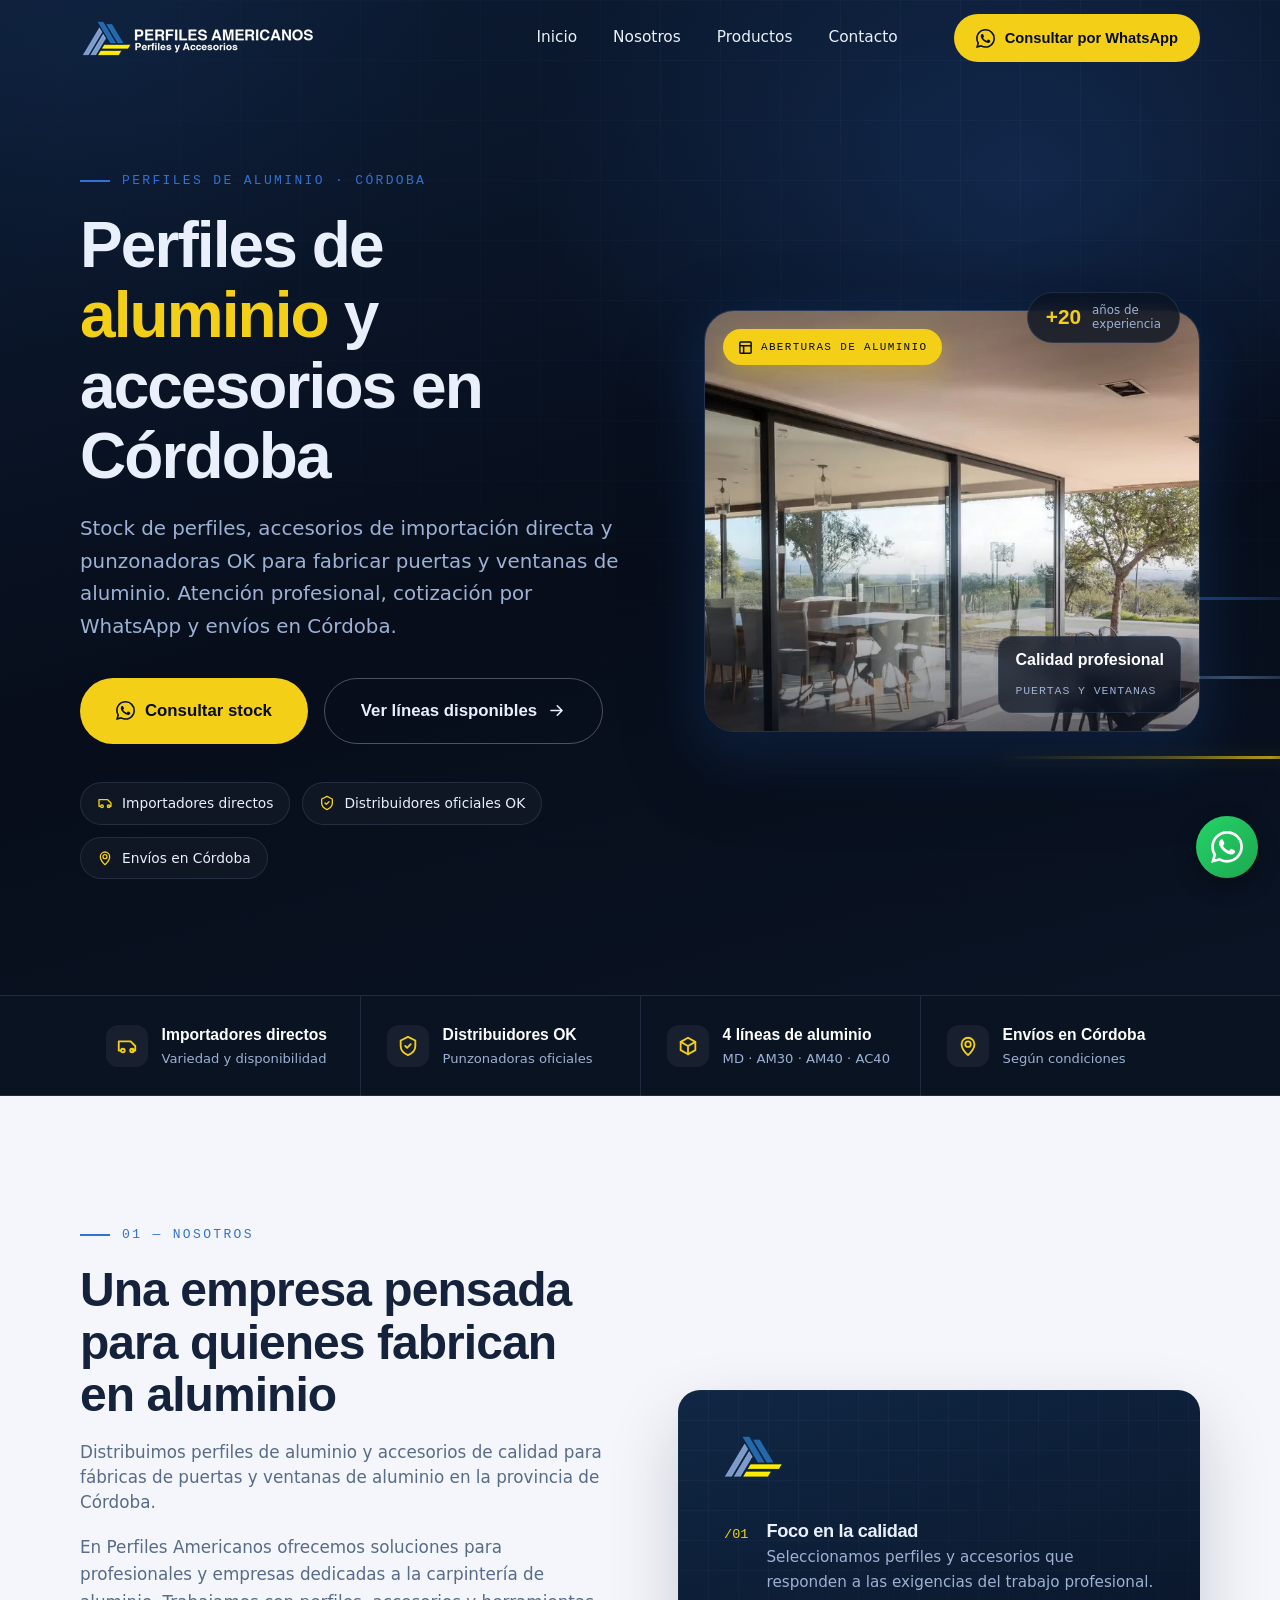
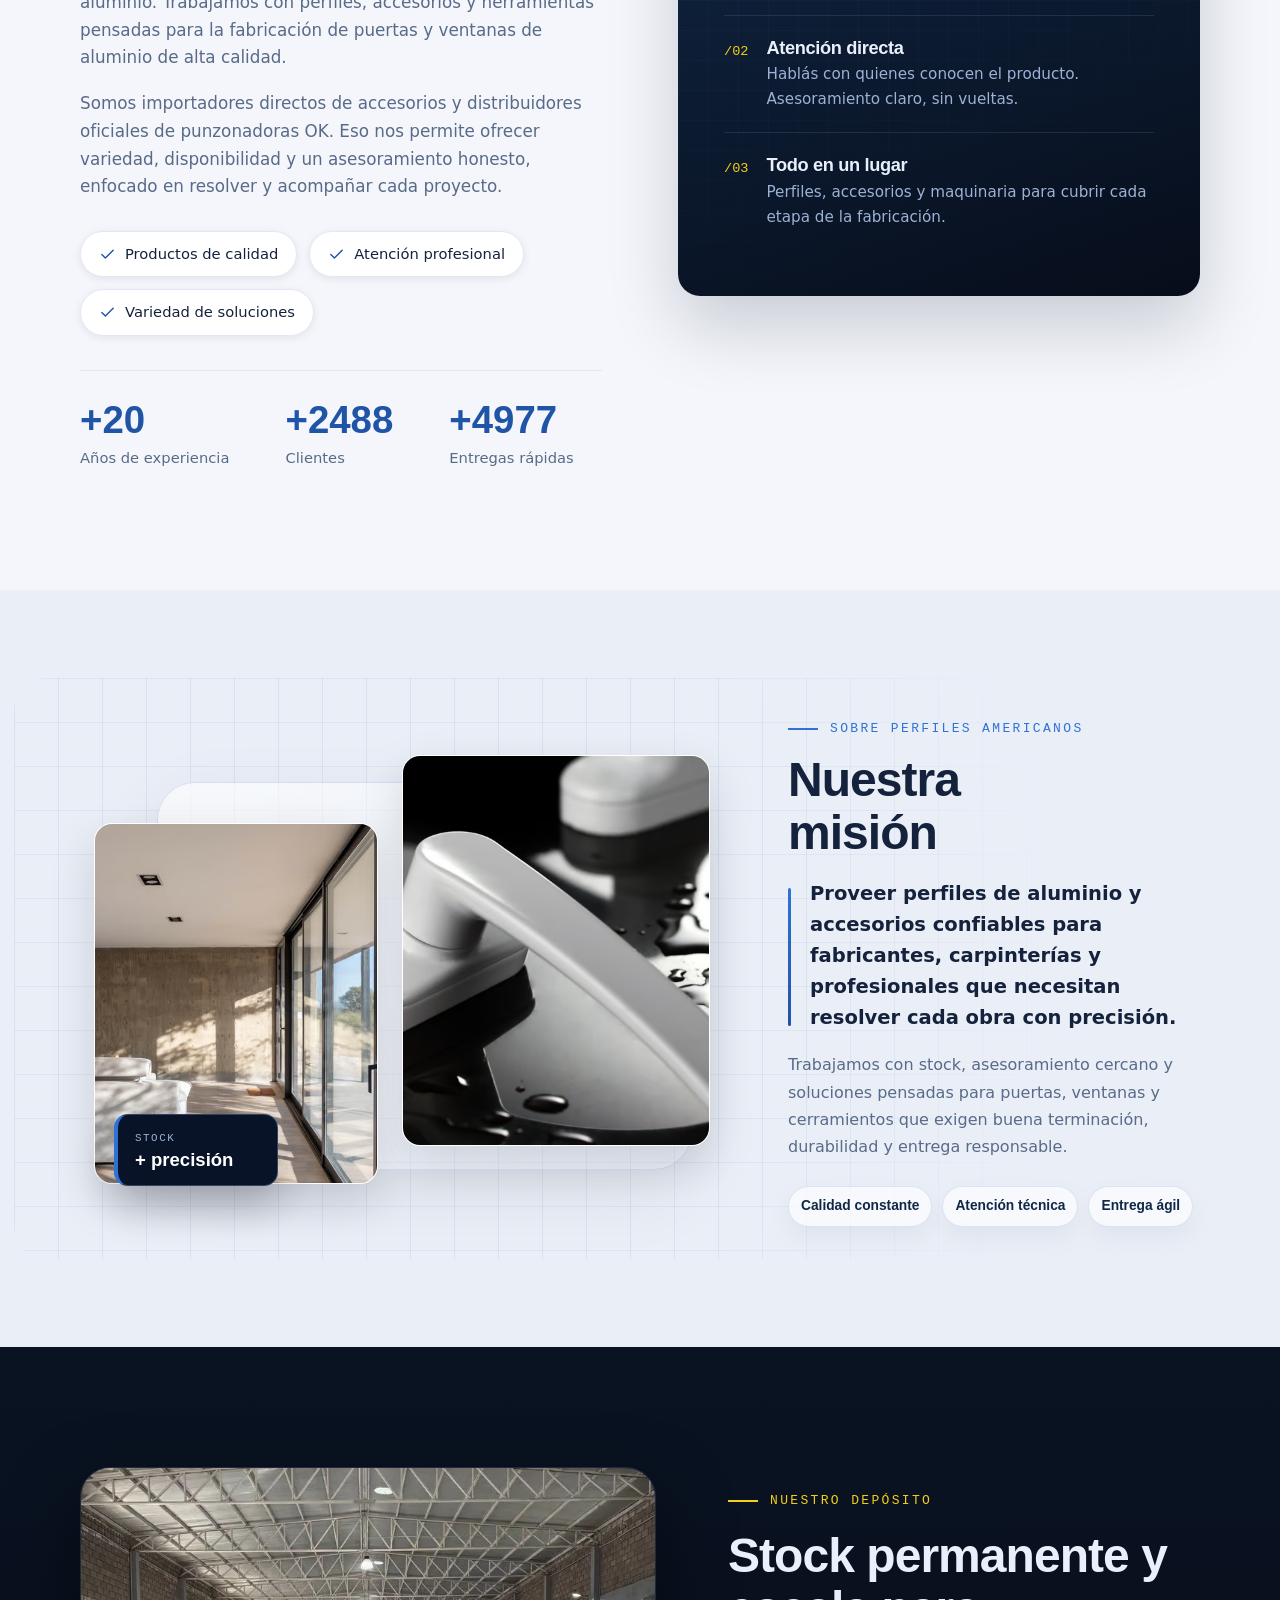
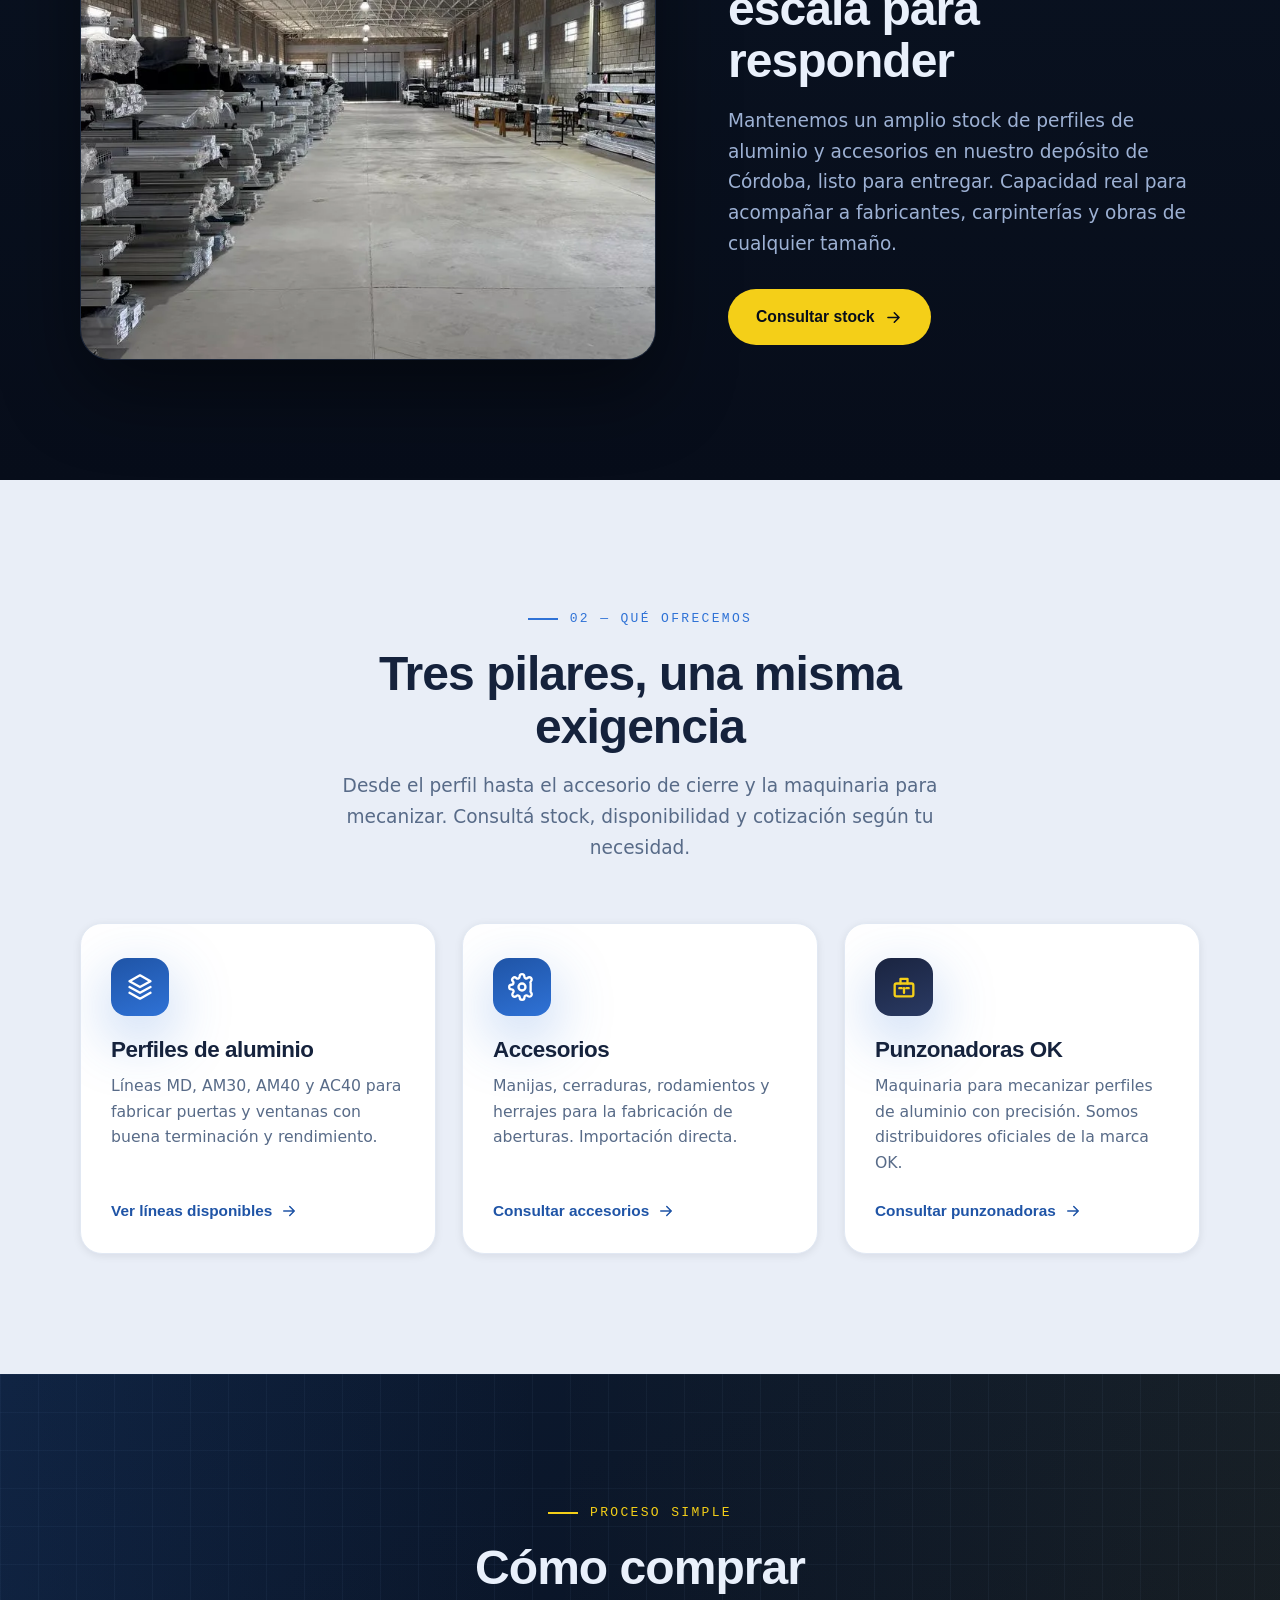
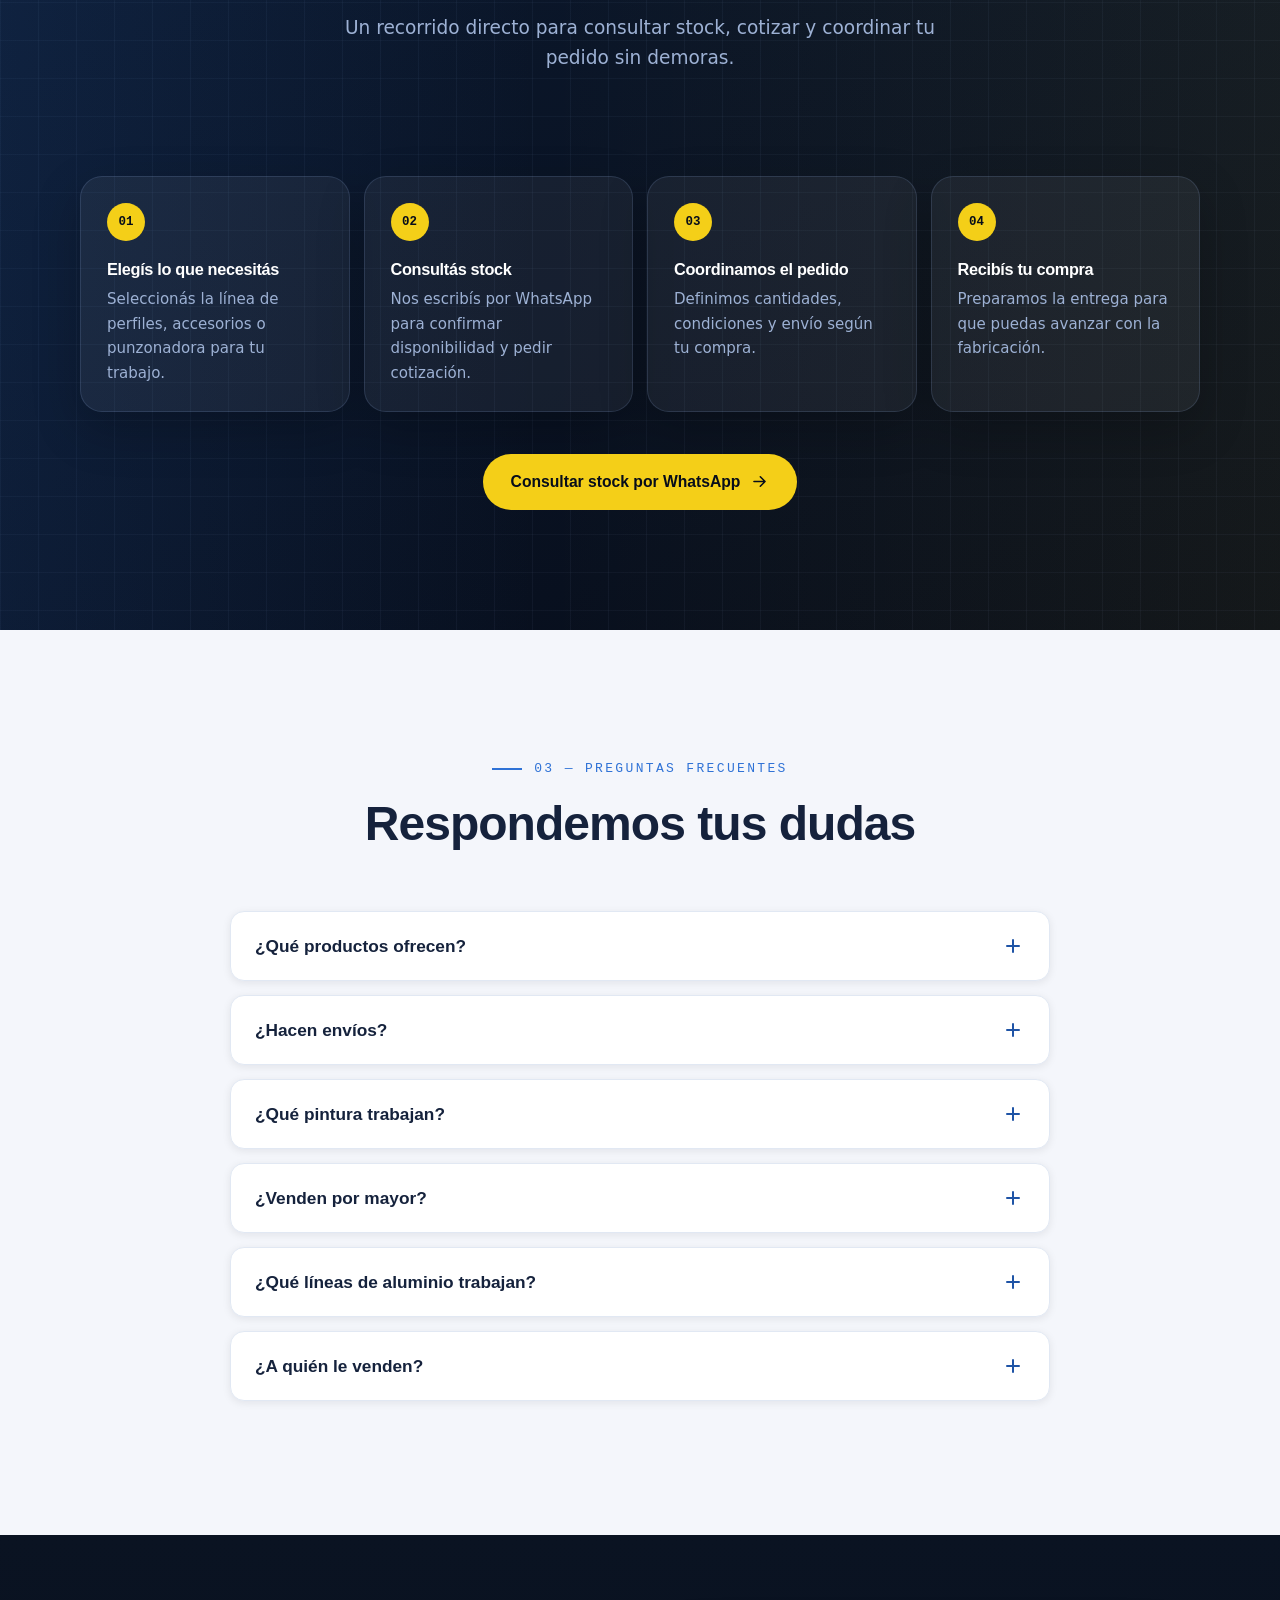
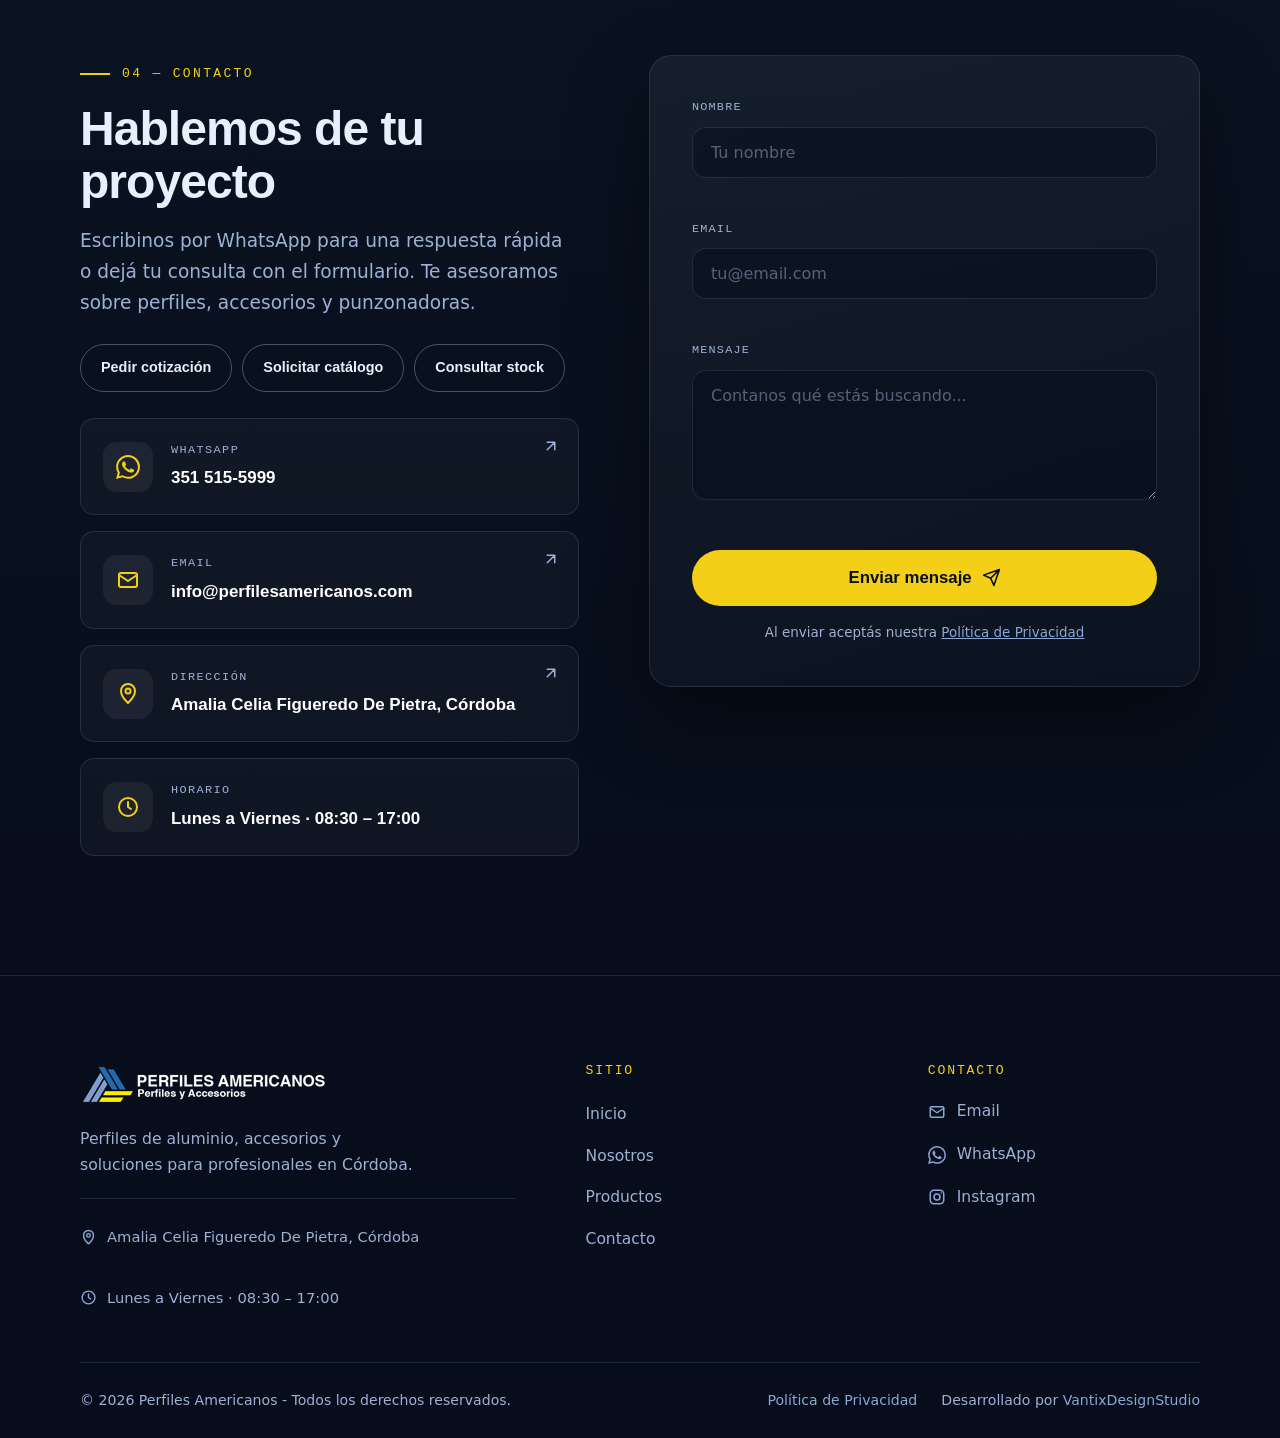
<file: index.html>
<!DOCTYPE html>
<html lang="es-AR">
<head>
  <meta charset="UTF-8" />
  <meta name="viewport" content="width=device-width, initial-scale=1.0" />
  <title>Perfiles de Aluminio en Córdoba | Perfiles Americanos</title>
  <meta name="description" content="Perfiles de aluminio y accesorios para puertas y ventanas en Córdoba. Líneas MD, AM30, AM40 y AC40, stock, cotización por WhatsApp y envíos." />
  <meta name="keywords" content="perfiles de aluminio Córdoba, perfiles de aluminio para ventanas, perfiles de aluminio para puertas, accesorios para carpintería de aluminio, aberturas de aluminio Córdoba, venta de perfiles de aluminio, carpintería de aluminio Córdoba, perfiles americanos, perfiles americanos Córdoba" />
  <meta name="author" content="Perfiles Americanos" />
  <meta name="robots" content="index, follow, max-image-preview:large" />
  <meta name="theme-color" content="#08101f" />
  <meta name="geo.region" content="AR-X" />
  <meta name="geo.placename" content="Córdoba, Argentina" />
  <link rel="canonical" href="https://perfilesamericanos.com/" />
  <meta property="og:type" content="website" />
  <meta property="og:site_name" content="Perfiles Americanos" />
  <meta property="og:locale" content="es_AR" />
  <meta property="og:title" content="Perfiles de Aluminio en Córdoba | Perfiles Americanos" />
  <meta property="og:description" content="Perfiles de aluminio y accesorios para puertas y ventanas en Córdoba. Stock, cotización por WhatsApp, punzonadoras OK y envíos." />
  <meta property="og:url" content="https://perfilesamericanos.com/" />
  <meta property="og:image" content="https://perfilesamericanos.com/img/aberturas-aluminio-cordoba.jpg" />
  <meta property="og:image:alt" content="Ventanas y puertas corredizas de aluminio en Córdoba" />
  <meta name="twitter:card" content="summary_large_image" />
  <meta name="twitter:title" content="Perfiles de Aluminio en Córdoba | Perfiles Americanos" />
  <meta name="twitter:description" content="Perfiles de aluminio y accesorios para puertas y ventanas en Córdoba. Stock, cotización por WhatsApp y atención especializada." />
  <meta name="twitter:image" content="https://perfilesamericanos.com/img/aberturas-aluminio-cordoba.jpg" />
  <link rel="icon" href="img/logos/favicon.ico" sizes="any" />
  <link rel="icon" type="image/png" sizes="32x32" href="img/logos/favicon-32.png" />
  <link rel="icon" type="image/png" sizes="16x16" href="img/logos/favicon-16.png" />
  <link rel="apple-touch-icon" sizes="180x180" href="img/logos/apple-touch-icon.png" />
  <link rel="manifest" href="site.webmanifest" />
  <link rel="preload" as="image" href="img/aberturas-aluminio-cordoba.webp" fetchpriority="high" />
  <link rel="stylesheet" href="css/styles.css" />

  <script type="application/ld+json">
  {
    "@context": "https://schema.org",
    "@graph": [
      {
        "@type": "Organization",
        "@id": "https://perfilesamericanos.com/#organization",
        "name": "Perfiles Americanos",
        "url": "https://perfilesamericanos.com/",
        "logo": "https://perfilesamericanos.com/img/logos/logo-white.png",
        "email": "info@perfilesamericanos.com",
        "sameAs": ["https://www.instagram.com/perfiles.americanos/"]
      },
      {
        "@type": "WebSite",
        "@id": "https://perfilesamericanos.com/#website",
        "url": "https://perfilesamericanos.com/",
        "name": "Perfiles Americanos",
        "inLanguage": "es-AR",
        "publisher": { "@id": "https://perfilesamericanos.com/#organization" }
      },
      {
        "@type": "LocalBusiness",
        "@id": "https://perfilesamericanos.com/#localbusiness",
        "name": "Perfiles Americanos",
        "description": "Venta de perfiles de aluminio y accesorios para la fabricación de ventanas y puertas de aluminio de alta calidad en Córdoba.",
        "url": "https://perfilesamericanos.com/",
        "image": "https://perfilesamericanos.com/img/aberturas-aluminio-cordoba.jpg",
        "logo": "https://perfilesamericanos.com/img/logos/logo-white.png",
        "email": "info@perfilesamericanos.com",
        "telephone": "+543515155999",
        "address": {
          "@type": "PostalAddress",
          "streetAddress": "Amalia Celia Figueredo De Pietra",
          "addressLocality": "Córdoba",
          "addressRegion": "Córdoba",
          "addressCountry": "AR"
        },
        "areaServed": { "@type": "City", "name": "Córdoba" },
        "openingHoursSpecification": [
          {
            "@type": "OpeningHoursSpecification",
            "dayOfWeek": ["Monday", "Tuesday", "Wednesday", "Thursday", "Friday"],
            "opens": "08:30",
            "closes": "17:00"
          }
        ],
        "sameAs": ["https://www.instagram.com/perfiles.americanos/"]
      },
      {
        "@type": "FAQPage",
        "@id": "https://perfilesamericanos.com/#faq",
        "mainEntity": [
          {
            "@type": "Question",
            "name": "¿Qué productos ofrecen?",
            "acceptedAnswer": {
              "@type": "Answer",
              "text": "Ofrecemos perfiles de aluminio y accesorios para la fabricación de ventanas y puertas de aluminio de alta calidad. También contamos con punzonadoras OK para mecanizar perfiles de aluminio."
            }
          },
          {
            "@type": "Question",
            "name": "¿Hacen envíos?",
            "acceptedAnswer": {
              "@type": "Answer",
              "text": "Sí. Realizamos envíos sin costo en la ciudad de Córdoba con compras superiores a 100 kg en perfiles o $1.500.000 en accesorios. En caso de contar con stock de lo solicitado, el envío se realiza aproximadamente dentro de los 5 días hábiles."
            }
          },
          {
            "@type": "Question",
            "name": "¿Qué pintura trabajan?",
            "acceptedAnswer": {
              "@type": "Answer",
              "text": "Trabajamos una pintura de alta calidad con un espesor de 20 micrones. Nuestros colores son: blanco semi mate, negro mate, negro microtexturado, bronce colonial, gris oscuro semi mate y símil madera. Consultar disponibilidad de colores."
            }
          },
          {
            "@type": "Question",
            "name": "¿Venden por mayor?",
            "acceptedAnswer": {
              "@type": "Answer",
              "text": "Sí. Trabajamos venta mayorista de perfiles de aluminio y accesorios para fabricantes, carpinterías y empresas. Consultanos por cantidades y condiciones según tu proyecto."
            }
          },
          {
            "@type": "Question",
            "name": "¿Qué líneas de aluminio trabajan?",
            "acceptedAnswer": {
              "@type": "Answer",
              "text": "Trabajamos las líneas MD, AM30, AM40 y AC40, para ventanas y puertas corredizas. Consultá disponibilidad y catálogos de cada línea."
            }
          },
          {
            "@type": "Question",
            "name": "¿A quién le venden?",
            "acceptedAnswer": {
              "@type": "Answer",
              "text": "Atendemos a profesionales, talleres, carpinterías y empresas que fabrican aberturas de aluminio en Córdoba y la región, con asesoramiento y atención personalizada."
            }
          }
        ]
      }
    ]
  }
  </script>
</head>

<body class="no-js">
  <a class="skip-link" href="#main">Saltar al contenido</a>

  <!-- ===================== NAVBAR ===================== -->
  <header class="nav" id="nav">
    <div class="nav__inner">
      <a href="index.html" class="nav__logo" aria-label="Perfiles Americanos — Inicio">
        <img src="img/logos/logo-white-235.png" alt="Logo de Perfiles Americanos" width="235" height="38" decoding="async" />
      </a>

      <nav class="nav__links" aria-label="Navegación principal">
        <a href="index.html" class="nav__link">Inicio</a>
        <a href="#nosotros" class="nav__link">Nosotros</a>
        <a href="productos/productos.html" class="nav__link">Productos</a>
        <a href="#contacto" class="nav__link">Contacto</a>
      </nav>

      <div class="nav__actions">
        <a href="https://wa.me/543515155999" target="_blank" rel="noopener" class="btn btn--primary nav__cta">
          <svg viewBox="0 0 24 24" fill="currentColor" aria-hidden="true"><path d="M17.472 14.382c-.297-.149-1.758-.867-2.03-.967-.273-.099-.471-.148-.67.15-.197.297-.767.966-.94 1.164-.173.199-.347.223-.644.075-.297-.15-1.255-.463-2.39-1.475-.883-.788-1.48-1.761-1.653-2.059-.173-.297-.018-.458.13-.606.134-.133.298-.347.446-.52.149-.174.198-.298.298-.497.099-.198.05-.371-.025-.52-.075-.149-.669-1.612-.916-2.207-.242-.579-.487-.5-.669-.51-.173-.008-.371-.01-.57-.01-.198 0-.52.074-.792.372-.272.297-1.04 1.016-1.04 2.479 0 1.462 1.065 2.875 1.213 3.074.149.198 2.096 3.2 5.077 4.487.709.306 1.262.489 1.694.625.712.227 1.36.195 1.871.118.571-.085 1.758-.719 2.006-1.413.248-.694.248-1.289.173-1.413-.074-.124-.272-.198-.57-.347m-5.421 7.403h-.004a9.87 9.87 0 0 1-5.031-1.378l-.361-.214-3.741.982.998-3.648-.235-.374a9.86 9.86 0 0 1-1.51-5.26c.001-5.45 4.436-9.884 9.888-9.884 2.64 0 5.122 1.03 6.988 2.898a9.825 9.825 0 0 1 2.893 6.994c-.003 5.45-4.437 9.884-9.885 9.884m8.413-18.297A11.815 11.815 0 0 0 12.05 0C5.495 0 .16 5.335.157 11.892c0 2.096.547 4.142 1.588 5.945L.057 24l6.305-1.654a11.882 11.882 0 0 0 5.683 1.448h.005c6.554 0 11.89-5.335 11.893-11.893A11.821 11.821 0 0 0 20.464 3.488"/></svg>
          Consultar por WhatsApp
        </a>
      </div>

      <button class="nav__toggle" id="navToggle" aria-label="Abrir menú" aria-expanded="false" aria-controls="navMenu">
        <span></span>
      </button>
    </div>
  </header>

    <nav class="nav__menu" id="navMenu" aria-label="Menú móvil">
      <button type="button" class="nav__back" id="navBack" aria-label="Cerrar menú">
        <svg viewBox="0 0 24 24" fill="none" stroke="currentColor" stroke-width="2" stroke-linecap="round" stroke-linejoin="round" aria-hidden="true"><path d="M19 12H5M11 6l-6 6 6 6"/></svg>
        Volver
      </button>
      <a href="index.html" class="nav__link">Inicio</a>
      <a href="#nosotros" class="nav__link">Nosotros</a>
      <a href="productos/productos.html" class="nav__link">Productos</a>
      <a href="#contacto" class="nav__link">Contacto</a>
      <a href="https://wa.me/543515155999" target="_blank" rel="noopener" class="btn btn--primary btn--lg">
        <svg viewBox="0 0 24 24" fill="currentColor" aria-hidden="true"><path d="M17.472 14.382c-.297-.149-1.758-.867-2.03-.967-.273-.099-.471-.148-.67.15-.197.297-.767.966-.94 1.164-.173.199-.347.223-.644.075-.297-.15-1.255-.463-2.39-1.475-.883-.788-1.48-1.761-1.653-2.059-.173-.297-.018-.458.13-.606.134-.133.298-.347.446-.52.149-.174.198-.298.298-.497.099-.198.05-.371-.025-.52-.075-.149-.669-1.612-.916-2.207-.242-.579-.487-.5-.669-.51-.173-.008-.371-.01-.57-.01-.198 0-.52.074-.792.372-.272.297-1.04 1.016-1.04 2.479 0 1.462 1.065 2.875 1.213 3.074.149.198 2.096 3.2 5.077 4.487.709.306 1.262.489 1.694.625.712.227 1.36.195 1.871.118.571-.085 1.758-.719 2.006-1.413.248-.694.248-1.289.173-1.413-.074-.124-.272-.198-.57-.347m-5.421 7.403h-.004a9.87 9.87 0 0 1-5.031-1.378l-.361-.214-3.741.982.998-3.648-.235-.374a9.86 9.86 0 0 1-1.51-5.26c.001-5.45 4.436-9.884 9.888-9.884 2.64 0 5.122 1.03 6.988 2.898a9.825 9.825 0 0 1 2.893 6.994c-.003 5.45-4.437 9.884-9.885 9.884m8.413-18.297A11.815 11.815 0 0 0 12.05 0C5.495 0 .16 5.335.157 11.892c0 2.096.547 4.142 1.588 5.945L.057 24l6.305-1.654a11.882 11.882 0 0 0 5.683 1.448h.005c6.554 0 11.89-5.335 11.893-11.893A11.821 11.821 0 0 0 20.464 3.488"/></svg>
        Consultar por WhatsApp
      </a>
    </nav>

  <main id="main">

    <!-- ===================== HERO ===================== -->
    <section class="hero" id="inicio">
      <div class="hero__grid" aria-hidden="true"></div>
      <div class="hero__bars" aria-hidden="true"><span></span><span></span><span></span></div>

      <div class="container hero__inner">
        <div class="hero__content">
          <span class="eyebrow reveal">Perfiles de aluminio · Córdoba</span>
          <h1 class="reveal" style="--d:.05s">Perfiles de <span class="hl">aluminio</span> y accesorios en Córdoba</h1>
          <p class="hero__sub reveal" style="--d:.12s">
            Stock de perfiles, accesorios de importación directa y punzonadoras OK para fabricar puertas
            y ventanas de aluminio. Atención profesional, cotización por WhatsApp y envíos en Córdoba.
          </p>

          <div class="hero__cta reveal" style="--d:.18s">
            <a href="https://wa.me/543515155999?text=Hola%20Perfiles%20Americanos%2C%20quiero%20hacer%20una%20consulta." target="_blank" rel="noopener" class="btn btn--primary btn--lg">
              <svg viewBox="0 0 24 24" fill="currentColor" aria-hidden="true"><path d="M17.472 14.382c-.297-.149-1.758-.867-2.03-.967-.273-.099-.471-.148-.67.15-.197.297-.767.966-.94 1.164-.173.199-.347.223-.644.075-.297-.15-1.255-.463-2.39-1.475-.883-.788-1.48-1.761-1.653-2.059-.173-.297-.018-.458.13-.606.134-.133.298-.347.446-.52.149-.174.198-.298.298-.497.099-.198.05-.371-.025-.52-.075-.149-.669-1.612-.916-2.207-.242-.579-.487-.5-.669-.51-.173-.008-.371-.01-.57-.01-.198 0-.52.074-.792.372-.272.297-1.04 1.016-1.04 2.479 0 1.462 1.065 2.875 1.213 3.074.149.198 2.096 3.2 5.077 4.487.709.306 1.262.489 1.694.625.712.227 1.36.195 1.871.118.571-.085 1.758-.719 2.006-1.413.248-.694.248-1.289.173-1.413-.074-.124-.272-.198-.57-.347m-5.421 7.403h-.004a9.87 9.87 0 0 1-5.031-1.378l-.361-.214-3.741.982.998-3.648-.235-.374a9.86 9.86 0 0 1-1.51-5.26c.001-5.45 4.436-9.884 9.888-9.884 2.64 0 5.122 1.03 6.988 2.898a9.825 9.825 0 0 1 2.893 6.994c-.003 5.45-4.437 9.884-9.885 9.884m8.413-18.297A11.815 11.815 0 0 0 12.05 0C5.495 0 .16 5.335.157 11.892c0 2.096.547 4.142 1.588 5.945L.057 24l6.305-1.654a11.882 11.882 0 0 0 5.683 1.448h.005c6.554 0 11.89-5.335 11.893-11.893A11.821 11.821 0 0 0 20.464 3.488"/></svg>
              Consultar stock
            </a>
            <a href="productos/productos.html" class="btn btn--light-ghost btn--lg">
              Ver líneas disponibles
              <svg viewBox="0 0 24 24" fill="none" stroke="currentColor" stroke-width="2" stroke-linecap="round" stroke-linejoin="round" aria-hidden="true"><path d="M5 12h14M13 6l6 6-6 6"/></svg>
            </a>
          </div>

          <div class="hero__badges reveal" style="--d:.24s">
            <span class="hero__badge"><svg viewBox="0 0 24 24" fill="none" stroke="currentColor" stroke-width="2" stroke-linecap="round" stroke-linejoin="round"><path d="M3 7h13l5 5v5h-3M3 7v10h2"/><circle cx="7.5" cy="17" r="2"/><circle cx="17.5" cy="17" r="2"/></svg>Importadores directos</span>
            <span class="hero__badge"><svg viewBox="0 0 24 24" fill="none" stroke="currentColor" stroke-width="2" stroke-linecap="round" stroke-linejoin="round"><path d="M12 2 4 6v6c0 5 3.5 8 8 10 4.5-2 8-5 8-10V6z"/><path d="m9 12 2 2 4-4"/></svg>Distribuidores oficiales OK</span>
            <span class="hero__badge"><svg viewBox="0 0 24 24" fill="none" stroke="currentColor" stroke-width="2" stroke-linecap="round" stroke-linejoin="round"><circle cx="12" cy="10" r="3"/><path d="M12 22s7-6.5 7-12a7 7 0 1 0-14 0c0 5.5 7 12 7 12z"/></svg>Envíos en Córdoba</span>
          </div>
        </div>

        <div class="hero__visual reveal" style="--d:.2s">
          <div class="hero__stat" aria-hidden="true">
            <b>+20</b>
            <span>años de<br />experiencia</span>
          </div>
          <div class="hero__card">
            <span class="hero__chip">
              <svg viewBox="0 0 24 24" fill="none" stroke="currentColor" stroke-width="2.4" stroke-linecap="round" stroke-linejoin="round"><rect x="3" y="3" width="18" height="18" rx="1.5"/><path d="M3 9h18M9 21V9"/></svg>
              Aberturas de aluminio
            </span>
            <img src="img/aberturas-aluminio-cordoba.webp" alt="Ventanas y puertas corredizas de aluminio en Córdoba" width="768" height="589" fetchpriority="high" decoding="async" />
            <div class="hero__spec">
              <b>Calidad profesional</b>
              <span>Puertas y ventanas</span>
            </div>
          </div>
        </div>
      </div>
    </section>

    <!-- ===================== FRANJA DE CONFIANZA ===================== -->
    <section class="trust" aria-label="Por qué elegirnos">
      <div class="container">
        <div class="trust__grid">
          <div class="trust__item reveal">
            <span class="trust__ic"><svg viewBox="0 0 24 24" fill="none" stroke="currentColor" stroke-width="2" stroke-linecap="round" stroke-linejoin="round"><path d="M3 7h13l5 5v5h-3M3 7v10h2"/><circle cx="7.5" cy="17" r="2"/><circle cx="17.5" cy="17" r="2"/></svg></span>
            <div>
              <div class="trust__t">Importadores directos</div>
              <div class="trust__s">Variedad y disponibilidad</div>
            </div>
          </div>
          <div class="trust__item reveal" style="--d:.06s">
            <span class="trust__ic"><svg viewBox="0 0 24 24" fill="none" stroke="currentColor" stroke-width="2" stroke-linecap="round" stroke-linejoin="round"><path d="M12 2 4 6v6c0 5 3.5 8 8 10 4.5-2 8-5 8-10V6z"/><path d="m9 12 2 2 4-4"/></svg></span>
            <div>
              <div class="trust__t">Distribuidores OK</div>
              <div class="trust__s">Punzonadoras oficiales</div>
            </div>
          </div>
          <div class="trust__item reveal" style="--d:.12s">
            <span class="trust__ic"><svg viewBox="0 0 24 24" fill="none" stroke="currentColor" stroke-width="2" stroke-linecap="round" stroke-linejoin="round"><path d="m12 3 8 4.5v9L12 21l-8-4.5v-9z"/><path d="M12 12v9M12 12 4 7.5M12 12l8-4.5"/></svg></span>
            <div>
              <div class="trust__t">4 líneas de aluminio</div>
              <div class="trust__s">MD · AM30 · AM40 · AC40</div>
            </div>
          </div>
          <div class="trust__item reveal" style="--d:.18s">
            <span class="trust__ic"><svg viewBox="0 0 24 24" fill="none" stroke="currentColor" stroke-width="2" stroke-linecap="round" stroke-linejoin="round"><circle cx="12" cy="10" r="3"/><path d="M12 22s7-6.5 7-12a7 7 0 1 0-14 0c0 5.5 7 12 7 12z"/></svg></span>
            <div>
              <div class="trust__t">Envíos en Córdoba</div>
              <div class="trust__s">Según condiciones</div>
            </div>
          </div>
        </div>
      </div>
    </section>

    <!-- ===================== NOSOTROS ===================== -->
    <section class="section section--light" id="nosotros">
      <div class="container about__grid">
        <div class="about__copy reveal">
          <span class="eyebrow">01 — Nosotros</span>
          <h2 class="section-title">Una empresa pensada para quienes fabrican en aluminio</h2>
          <p class="about__lead">Distribuimos perfiles de aluminio y accesorios de calidad para fábricas de puertas y ventanas de aluminio en la provincia de Córdoba.</p>
          <p>
            En Perfiles Americanos ofrecemos soluciones para profesionales y empresas dedicadas a la
            carpintería de aluminio. Trabajamos con perfiles, accesorios y herramientas pensadas para la
            fabricación de puertas y ventanas de aluminio de alta calidad.
          </p>
          <p>
            Somos importadores directos de accesorios y distribuidores oficiales de punzonadoras OK. Eso nos
            permite ofrecer variedad, disponibilidad y un asesoramiento honesto, enfocado en resolver y
            acompañar cada proyecto.
          </p>

          <div class="about__pills">
            <span class="pill"><svg viewBox="0 0 24 24" fill="none" stroke="currentColor" stroke-width="2" stroke-linecap="round" stroke-linejoin="round"><path d="M20 6 9 17l-5-5"/></svg>Productos de calidad</span>
            <span class="pill"><svg viewBox="0 0 24 24" fill="none" stroke="currentColor" stroke-width="2" stroke-linecap="round" stroke-linejoin="round"><path d="M20 6 9 17l-5-5"/></svg>Atención profesional</span>
            <span class="pill"><svg viewBox="0 0 24 24" fill="none" stroke="currentColor" stroke-width="2" stroke-linecap="round" stroke-linejoin="round"><path d="M20 6 9 17l-5-5"/></svg>Variedad de soluciones</span>
          </div>

          <div class="about__stats">
            <div class="about__stat"><span class="n" data-count="20" data-prefix="+">+20</span><span class="l">Años de experiencia</span></div>
            <div class="about__stat"><span class="n" data-count="2500" data-prefix="+">+2500</span><span class="l">Clientes</span></div>
            <div class="about__stat"><span class="n" data-count="5000" data-prefix="+">+5000</span><span class="l">Entregas rápidas</span></div>
          </div>
        </div>

        <aside class="about__panel reveal" style="--d:.1s">
          <img class="about__panel-mark" src="img/logos/emblem-96.png" alt="" width="96" height="68" loading="lazy" decoding="async" aria-hidden="true" />
          <div class="values">
            <div class="value">
              <span class="value__num">/01</span>
              <div>
                <h4>Foco en la calidad</h4>
                <p>Seleccionamos perfiles y accesorios que responden a las exigencias del trabajo profesional.</p>
              </div>
            </div>
            <div class="value">
              <span class="value__num">/02</span>
              <div>
                <h4>Atención directa</h4>
                <p>Hablás con quienes conocen el producto. Asesoramiento claro, sin vueltas.</p>
              </div>
            </div>
            <div class="value">
              <span class="value__num">/03</span>
              <div>
                <h4>Todo en un lugar</h4>
                <p>Perfiles, accesorios y maquinaria para cubrir cada etapa de la fabricación.</p>
              </div>
            </div>
          </div>
        </aside>
      </div>
    </section>

    <!-- ===================== NUESTRA MISIÓN ===================== -->
    <section class="section section--paper2" id="mision" aria-labelledby="misionTitle">
      <div class="container mision">
        <div class="mision__media reveal">
          <figure class="mision__img mision__img--a">
            <picture>
              <source srcset="img/mision-aberturas.avif" type="image/avif" />
              <img src="img/mision-aberturas.avif" alt="Aberturas de aluminio terminadas para obras y carpinterías" width="768" height="589" loading="lazy" decoding="async" />
            </picture>
          </figure>
          <figure class="mision__img mision__img--b">
            <picture>
              <source srcset="img/mision-accesorios.avif" type="image/avif" />
              <img src="img/mision-accesorios.avif" alt="Accesorios para carpintería de aluminio listos para instalación" width="768" height="589" loading="lazy" decoding="async" />
            </picture>
          </figure>
          <div class="mision__plate" aria-hidden="true">
            <span>Stock</span>
            <strong>+ precisión</strong>
          </div>
        </div>

        <div class="mision__copy reveal" style="--d:.1s">
          <span class="eyebrow">Sobre Perfiles Americanos</span>
          <h2 id="misionTitle" class="section-title">Nuestra misión</h2>
          <p class="mision__lead">Proveer perfiles de aluminio y accesorios confiables para fabricantes, carpinterías y profesionales que necesitan resolver cada obra con precisión.</p>
          <p>Trabajamos con stock, asesoramiento cercano y soluciones pensadas para puertas, ventanas y cerramientos que exigen buena terminación, durabilidad y entrega responsable.</p>
          <div class="mision__points" aria-label="Diferenciales de Perfiles Americanos">
            <span>Calidad constante</span>
            <span>Atención técnica</span>
            <span>Entrega ágil</span>
          </div>
        </div>
      </div>
    </section>

    <!-- ===================== DEPÓSITO / ESCALA ===================== -->
    <section class="section section--ink" id="deposito">
      <div class="container scale__grid">
        <div class="scale__media reveal">
          <img src="img/deposito-perfiles-aluminio-cordoba.webp" alt="Depósito de perfiles de aluminio de Perfiles Americanos en Córdoba" width="768" height="656" loading="lazy" decoding="async" fetchpriority="low" />
        </div>
        <div class="scale__copy reveal" style="--d:.1s">
          <span class="eyebrow">Nuestro depósito</span>
          <h2 class="section-title">Stock permanente y escala para responder</h2>
          <p class="section-sub">Mantenemos un amplio stock de perfiles de aluminio y accesorios en nuestro depósito de Córdoba, listo para entregar. Capacidad real para acompañar a fabricantes, carpinterías y obras de cualquier tamaño.</p>
          <a href="https://wa.me/543515155999?text=Hola%2C%20quiero%20consultar%20stock." target="_blank" rel="noopener" class="btn btn--primary">
            Consultar stock
            <svg viewBox="0 0 24 24" fill="none" stroke="currentColor" stroke-width="2" stroke-linecap="round" stroke-linejoin="round" aria-hidden="true"><path d="M5 12h14M13 6l6 6-6 6"/></svg>
          </a>
        </div>
      </div>
    </section>

    <!-- ===================== PRODUCTOS DESTACADOS ===================== -->
    <section class="section section--paper2" id="productos">
      <div class="container">
        <div class="section-head center reveal">
          <span class="eyebrow">02 — Qué ofrecemos</span>
          <h2 class="section-title">Tres pilares, una misma exigencia</h2>
          <p class="section-sub">Desde el perfil hasta el accesorio de cierre y la maquinaria para mecanizar. Consultá stock, disponibilidad y cotización según tu necesidad.</p>
        </div>

        <div class="cats">
          <article class="cat reveal">
            <div class="cat__icon"><svg viewBox="0 0 24 24" fill="none" stroke="currentColor" stroke-width="2" stroke-linecap="round" stroke-linejoin="round"><path d="m12 2 9 5-9 5-9-5 9-5z"/><path d="m3 12 9 5 9-5M3 17l9 5 9-5"/></svg></div>
            <h3>Perfiles de aluminio</h3>
            <p>Líneas MD, AM30, AM40 y AC40 para fabricar puertas y ventanas con buena terminación y rendimiento.</p>
            <a href="productos/productos.html#lineas" class="cat__link">Ver líneas disponibles<svg viewBox="0 0 24 24" fill="none" stroke="currentColor" stroke-width="2" stroke-linecap="round" stroke-linejoin="round"><path d="M5 12h14M13 6l6 6-6 6"/></svg></a>
          </article>

          <article class="cat reveal" style="--d:.08s">
            <div class="cat__icon"><svg viewBox="0 0 24 24" fill="none" stroke="currentColor" stroke-width="2" stroke-linecap="round" stroke-linejoin="round"><circle cx="12" cy="12" r="3"/><path d="M19.4 15a1.65 1.65 0 0 0 .33 1.82l.06.06a2 2 0 1 1-2.83 2.83l-.06-.06a1.65 1.65 0 0 0-1.82-.33 1.65 1.65 0 0 0-1 1.51V21a2 2 0 1 1-4 0v-.09A1.65 1.65 0 0 0 9 19.4a1.65 1.65 0 0 0-1.82.33l-.06.06a2 2 0 1 1-2.83-2.83l.06-.06a1.65 1.65 0 0 0 .33-1.82 1.65 1.65 0 0 0-1.51-1H3a2 2 0 1 1 0-4h.09A1.65 1.65 0 0 0 4.6 9a1.65 1.65 0 0 0-.33-1.82l-.06-.06a2 2 0 1 1 2.83-2.83l.06.06A1.65 1.65 0 0 0 9 4.6a1.65 1.65 0 0 0 1-1.51V3a2 2 0 1 1 4 0v.09A1.65 1.65 0 0 0 15 4.6a1.65 1.65 0 0 0 1.82-.33l.06-.06a2 2 0 1 1 2.83 2.83l-.06.06A1.65 1.65 0 0 0 19.4 9z"/></svg></div>
            <h3>Accesorios</h3>
            <p>Manijas, cerraduras, rodamientos y herrajes para la fabricación de aberturas. Importación directa.</p>
            <a href="productos/productos.html#accesorios" class="cat__link">Consultar accesorios<svg viewBox="0 0 24 24" fill="none" stroke="currentColor" stroke-width="2" stroke-linecap="round" stroke-linejoin="round"><path d="M5 12h14M13 6l6 6-6 6"/></svg></a>
          </article>

          <article class="cat reveal" style="--d:.16s">
            <div class="cat__icon"><svg viewBox="0 0 24 24" fill="none" stroke="currentColor" stroke-width="2" stroke-linecap="round" stroke-linejoin="round"><rect x="4" y="9" width="16" height="11" rx="1.5"/><path d="M9 9V5h6v4M8 13h2M14 13h2M12 13v4"/></svg></div>
            <h3>Punzonadoras OK</h3>
            <p>Maquinaria para mecanizar perfiles de aluminio con precisión. Somos distribuidores oficiales de la marca OK.</p>
            <a href="productos/productos.html#punzonadoras" class="cat__link">Consultar punzonadoras<svg viewBox="0 0 24 24" fill="none" stroke="currentColor" stroke-width="2" stroke-linecap="round" stroke-linejoin="round"><path d="M5 12h14M13 6l6 6-6 6"/></svg></a>
          </article>
        </div>
      </div>
    </section>

    <!-- ===================== CÓMO COMPRAR ===================== -->
    <section class="section section--buy" id="como-comprar" aria-labelledby="buyTitle">
      <div class="container buy">
        <div class="section-head center reveal">
          <span class="eyebrow">Proceso simple</span>
          <h2 id="buyTitle" class="section-title">Cómo comprar</h2>
          <p class="section-sub">Un recorrido directo para consultar stock, cotizar y coordinar tu pedido sin demoras.</p>
        </div>

        <div class="buy__grid reveal" style="--d:.08s">
          <article class="buy__step">
            <span>01</span>
            <h3>Elegís lo que necesitás</h3>
            <p>Seleccionás la línea de perfiles, accesorios o punzonadora para tu trabajo.</p>
          </article>
          <article class="buy__step">
            <span>02</span>
            <h3>Consultás stock</h3>
            <p>Nos escribís por WhatsApp para confirmar disponibilidad y pedir cotización.</p>
          </article>
          <article class="buy__step">
            <span>03</span>
            <h3>Coordinamos el pedido</h3>
            <p>Definimos cantidades, condiciones y envío según tu compra.</p>
          </article>
          <article class="buy__step">
            <span>04</span>
            <h3>Recibís tu compra</h3>
            <p>Preparamos la entrega para que puedas avanzar con la fabricación.</p>
          </article>
        </div>

        <div class="buy__cta reveal" style="--d:.12s">
          <a href="https://wa.me/543515155999?text=Hola%2C%20quiero%20consultar%20stock%20y%20pedir%20cotizaci%C3%B3n." target="_blank" rel="noopener" class="btn btn--primary">
            Consultar stock por WhatsApp
            <svg viewBox="0 0 24 24" fill="none" stroke="currentColor" stroke-width="2" stroke-linecap="round" stroke-linejoin="round" aria-hidden="true"><path d="M5 12h14M13 6l6 6-6 6"/></svg>
          </a>
        </div>
      </div>
    </section>

    <!-- ===================== FAQ ===================== -->
    <section class="section section--light" id="faq">
      <div class="container">
        <div class="section-head center reveal">
          <span class="eyebrow">03 — Preguntas frecuentes</span>
          <h2 class="section-title">Respondemos tus dudas</h2>
        </div>

        <div class="faq reveal">
          
          <div class="faq-item">
            <button class="faq-q" type="button" aria-expanded="false">¿Qué productos ofrecen?<span class="faq-q__ic" aria-hidden="true"></span></button>
            <div class="faq-a"><div class="faq-a__inner"><p>Ofrecemos perfiles de aluminio y accesorios para la fabricación de ventanas y puertas de aluminio de alta calidad. También contamos con punzonadoras OK para mecanizar perfiles de aluminio.</p></div></div>
          </div>
          
          <div class="faq-item">
            <button class="faq-q" type="button" aria-expanded="false">¿Hacen envíos?<span class="faq-q__ic" aria-hidden="true"></span></button>
            <div class="faq-a"><div class="faq-a__inner"><p>Sí. Realizamos envíos sin costo en la ciudad de Córdoba con compras superiores a 100 kg en perfiles o $500.000 en accesorios. En caso de contar con stock de lo solicitado, el envío se realiza aproximadamente dentro de los 5 días hábiles.</p></div></div>
          </div>
          
          <div class="faq-item">
            <button class="faq-q" type="button" aria-expanded="false">¿Qué pintura trabajan?<span class="faq-q__ic" aria-hidden="true"></span></button>
            <div class="faq-a"><div class="faq-a__inner"><p>Trabajamos una pintura de alta calidad con un espesor de 20 micrones. Nuestros colores son: blanco semi mate, negro mate, negro microtexturado, bronce colonial, gris oscuro semi mate y símil madera. Consultar disponibilidad de colores.</p></div></div>
          </div>
          
          <div class="faq-item">
            <button class="faq-q" type="button" aria-expanded="false">¿Venden por mayor?<span class="faq-q__ic" aria-hidden="true"></span></button>
            <div class="faq-a"><div class="faq-a__inner"><p>Sí. Trabajamos venta mayorista de perfiles de aluminio y accesorios para fabricantes, carpinterías y empresas. Consultanos por cantidades y condiciones según tu proyecto.</p></div></div>
          </div>
          
          <div class="faq-item">
            <button class="faq-q" type="button" aria-expanded="false">¿Qué líneas de aluminio trabajan?<span class="faq-q__ic" aria-hidden="true"></span></button>
            <div class="faq-a"><div class="faq-a__inner"><p>Trabajamos las líneas MD, AM30, AM40 y AC40, para ventanas y puertas corredizas. Consultá disponibilidad y catálogos de cada línea.</p></div></div>
          </div>
          
          <div class="faq-item">
            <button class="faq-q" type="button" aria-expanded="false">¿A quién le venden?<span class="faq-q__ic" aria-hidden="true"></span></button>
            <div class="faq-a"><div class="faq-a__inner"><p>Atendemos a profesionales, talleres, carpinterías y empresas que fabrican aberturas de aluminio en Córdoba y la región, con asesoramiento y atención personalizada.</p></div></div>
          </div>
        
        </div>
      </div>
    </section>

    <!-- ===================== CONTACTO ===================== -->
    <section class="section section--ink" id="contacto">
      <div class="container">
        <div class="contact__grid">
          <div class="contact__info reveal">
            <span class="eyebrow">04 — Contacto</span>
            <h2 class="section-title">Hablemos de tu proyecto</h2>
            <p class="section-sub">Escribinos por WhatsApp para una respuesta rápida o dejá tu consulta con el formulario. Te asesoramos sobre perfiles, accesorios y punzonadoras.</p>

            <div class="contact__quick">
              <a href="https://wa.me/543515155999?text=Hola%2C%20quiero%20pedir%20un%20presupuesto." target="_blank" rel="noopener" class="btn btn--light-ghost btn--sm">Pedir cotización</a>
              <a href="https://wa.me/543515155999?text=Hola%2C%20quiero%20solicitar%20el%20cat%C3%A1logo." target="_blank" rel="noopener" class="btn btn--light-ghost btn--sm">Solicitar catálogo</a>
              <a href="https://wa.me/543515155999?text=Hola%2C%20quiero%20consultar%20stock." target="_blank" rel="noopener" class="btn btn--light-ghost btn--sm">Consultar stock</a>
            </div>

            <div class="contact__methods">
              <a class="cmethod" href="https://wa.me/543515155999" target="_blank" rel="noopener">
                <span class="cmethod__ic"><svg viewBox="0 0 24 24" fill="currentColor"><path d="M17.472 14.382c-.297-.149-1.758-.867-2.03-.967-.273-.099-.471-.148-.67.15-.197.297-.767.966-.94 1.164-.173.199-.347.223-.644.075-.297-.15-1.255-.463-2.39-1.475-.883-.788-1.48-1.761-1.653-2.059-.173-.297-.018-.458.13-.606.134-.133.298-.347.446-.52.149-.174.198-.298.298-.497.099-.198.05-.371-.025-.52-.075-.149-.669-1.612-.916-2.207-.242-.579-.487-.5-.669-.51-.173-.008-.371-.01-.57-.01-.198 0-.52.074-.792.372-.272.297-1.04 1.016-1.04 2.479 0 1.462 1.065 2.875 1.213 3.074.149.198 2.096 3.2 5.077 4.487.709.306 1.262.489 1.694.625.712.227 1.36.195 1.871.118.571-.085 1.758-.719 2.006-1.413.248-.694.248-1.289.173-1.413-.074-.124-.272-.198-.57-.347m-5.421 7.403h-.004a9.87 9.87 0 0 1-5.031-1.378l-.361-.214-3.741.982.998-3.648-.235-.374a9.86 9.86 0 0 1-1.51-5.26c.001-5.45 4.436-9.884 9.888-9.884 2.64 0 5.122 1.03 6.988 2.898a9.825 9.825 0 0 1 2.893 6.994c-.003 5.45-4.437 9.884-9.885 9.884m8.413-18.297A11.815 11.815 0 0 0 12.05 0C5.495 0 .16 5.335.157 11.892c0 2.096.547 4.142 1.588 5.945L.057 24l6.305-1.654a11.882 11.882 0 0 0 5.683 1.448h.005c6.554 0 11.89-5.335 11.893-11.893A11.821 11.821 0 0 0 20.464 3.488"/></svg></span>
                <span><span class="cmethod__t">WhatsApp</span><span class="cmethod__v">351 515-5999</span></span>
                <span class="cmethod__arrow"><svg viewBox="0 0 24 24" fill="none" stroke="currentColor" stroke-width="2" stroke-linecap="round" stroke-linejoin="round"><path d="M7 17 17 7M7 7h10v10"/></svg></span>
              </a>
              <a class="cmethod" href="mailto:info@perfilesamericanos.com">
                <span class="cmethod__ic"><svg viewBox="0 0 24 24" fill="none" stroke="currentColor" stroke-width="2" stroke-linecap="round" stroke-linejoin="round"><rect x="3" y="5" width="18" height="14" rx="2"/><path d="m3 7 9 6 9-6"/></svg></span>
                <span><span class="cmethod__t">Email</span><span class="cmethod__v">info@perfilesamericanos.com</span></span>
                <span class="cmethod__arrow"><svg viewBox="0 0 24 24" fill="none" stroke="currentColor" stroke-width="2" stroke-linecap="round" stroke-linejoin="round"><path d="M7 17 17 7M7 7h10v10"/></svg></span>
              </a>
              <a class="cmethod" href="https://www.google.com/maps/search/?api=1&amp;query=Amalia%20Celia%20Figueredo%20De%20Pietra%2C%20C%C3%B3rdoba%2C%20Argentina" target="_blank" rel="noopener">
                <span class="cmethod__ic"><svg viewBox="0 0 24 24" fill="none" stroke="currentColor" stroke-width="2" stroke-linecap="round" stroke-linejoin="round"><path d="M12 21s-7-6.5-7-12a7 7 0 0 1 14 0c0 5.5-7 12-7 12z"/><circle cx="12" cy="9" r="2.5"/></svg></span>
                <span><span class="cmethod__t">Dirección</span><span class="cmethod__v">Amalia Celia Figueredo De Pietra, Córdoba</span></span>
                <span class="cmethod__arrow"><svg viewBox="0 0 24 24" fill="none" stroke="currentColor" stroke-width="2" stroke-linecap="round" stroke-linejoin="round"><path d="M7 17 17 7M7 7h10v10"/></svg></span>
              </a>
              <div class="cmethod cmethod--static">
                <span class="cmethod__ic"><svg viewBox="0 0 24 24" fill="none" stroke="currentColor" stroke-width="2" stroke-linecap="round" stroke-linejoin="round"><circle cx="12" cy="12" r="9"/><path d="M12 7v5l3 2"/></svg></span>
                <span><span class="cmethod__t">Horario</span><span class="cmethod__v">Lunes a Viernes · 08:30 – 17:00</span></span>
              </div>
            </div>
          </div>

          <div class="reveal" style="--d:.1s">
            <form class="form" id="contactForm" novalidate>
              <div class="form__row">
                <label for="nombre">Nombre</label>
                <input type="text" id="nombre" name="nombre" placeholder="Tu nombre" autocomplete="name" />
                <span class="form__error" data-error-for="nombre"></span>
              </div>
              <div class="form__row">
                <label for="email">Email</label>
                <input type="email" id="email" name="email" placeholder="tu@email.com" autocomplete="email" />
                <span class="form__error" data-error-for="email"></span>
              </div>
              <div class="form__row">
                <label for="mensaje">Mensaje</label>
                <textarea id="mensaje" name="mensaje" placeholder="Contanos qué estás buscando..."></textarea>
                <span class="form__error" data-error-for="mensaje"></span>
              </div>
              <button type="submit" class="btn btn--primary btn--lg btn--block">
                Enviar mensaje
                <svg viewBox="0 0 24 24" fill="none" stroke="currentColor" stroke-width="2" stroke-linecap="round" stroke-linejoin="round" aria-hidden="true"><path d="M22 2 11 13M22 2l-7 20-4-9-9-4 20-7z"/></svg>
              </button>
              <p class="form__note">Al enviar aceptás nuestra <a href="politicas/politicas-de-privacidad.html">Política de Privacidad</a></p>
              <p class="form__feedback" id="formFeedback" role="status">Abriendo WhatsApp con tu consulta…</p>
            </form>
          </div>
        </div>
      </div>
    </section>

  </main>

  <!-- ===================== FOOTER ===================== -->
  <footer class="footer">
    <div class="container">
      <div class="footer__grid">
        <div class="footer__brand">
          <a href="index.html" class="footer__logo" aria-label="Perfiles Americanos — Inicio">
            <img src="img/logos/logo-white-247.png" alt="Logo de Perfiles Americanos" width="247" height="40" loading="lazy" decoding="async" />
          </a>
          <p class="footer__about">Perfiles de aluminio, accesorios y soluciones para profesionales en Córdoba.</p>
          <ul class="footer__meta">
            <li class="ubication"><svg viewBox="0 0 24 24" fill="none" stroke="currentColor" stroke-width="2" stroke-linecap="round" stroke-linejoin="round"><path d="M12 21s-7-6.5-7-12a7 7 0 0 1 14 0c0 5.5-7 12-7 12z"/><circle cx="12" cy="9" r="2.5"/></svg><a href="https://www.google.com/maps/place/Amalia+Celia+Figueredo+de+Pietra,+C%C3%B3rdoba/@-31.3390678,-64.1632148,15z/data=!4m16!1m9!3m8!1s0x943299e8dad65a87:0x4e434ccda0cb8e00!2sAmalia+Celia+Figueredo+de+Pietra,+C%C3%B3rdoba!3b1!8m2!3d-31.3391342!4d-64.1629614!10e5!16s%2Fg%2F1tc_xpt3!3m5!1s0x943299e8dad65a87:0x4e434ccda0cb8e00!8m2!3d-31.3391342!4d-64.1629614!16s%2Fg%2F1tc_xpt3?entry=ttu&g_ep=EgoyMDI2MDUyNy4wIKXMDSoASAFQAw%3D%3D" target="_blank" rel="noopener noreferrer">Amalia Celia Figueredo De Pietra, Córdoba</a></li>
            <li><svg viewBox="0 0 24 24" fill="none" stroke="currentColor" stroke-width="2" stroke-linecap="round" stroke-linejoin="round"><circle cx="12" cy="12" r="9"/><path d="M12 7v5l3 2"/></svg>Lunes a Viernes · 08:30 – 17:00</li>
          </ul>
        </div>

        <div class="footer__col">
          <h4>Sitio</h4>
          <ul>
            <li><a href="index.html">Inicio</a></li>
            <li><a href="index.html#nosotros">Nosotros</a></li>
            <li><a href="productos/productos.html">Productos</a></li>
            <li><a href="index.html#contacto">Contacto</a></li>
          </ul>
        </div>

        <div class="footer__col">
          <h4>Contacto</h4>
          <ul class="footer__contact">
            <li><a href="mailto:info@perfilesamericanos.com"><svg viewBox="0 0 24 24" fill="none" stroke="currentColor" stroke-width="2" stroke-linecap="round" stroke-linejoin="round"><rect x="3" y="5" width="18" height="14" rx="2"/><path d="m3 7 9 6 9-6"/></svg>Email</a></li>
            <li><a href="https://wa.me/543515155999" target="_blank" rel="noopener"><svg viewBox="0 0 24 24" fill="currentColor"><path d="M17.472 14.382c-.297-.149-1.758-.867-2.03-.967-.273-.099-.471-.148-.67.15-.197.297-.767.966-.94 1.164-.173.199-.347.223-.644.075-.297-.15-1.255-.463-2.39-1.475-.883-.788-1.48-1.761-1.653-2.059-.173-.297-.018-.458.13-.606.134-.133.298-.347.446-.52.149-.174.198-.298.298-.497.099-.198.05-.371-.025-.52-.075-.149-.669-1.612-.916-2.207-.242-.579-.487-.5-.669-.51-.173-.008-.371-.01-.57-.01-.198 0-.52.074-.792.372-.272.297-1.04 1.016-1.04 2.479 0 1.462 1.065 2.875 1.213 3.074.149.198 2.096 3.2 5.077 4.487.709.306 1.262.489 1.694.625.712.227 1.36.195 1.871.118.571-.085 1.758-.719 2.006-1.413.248-.694.248-1.289.173-1.413-.074-.124-.272-.198-.57-.347m-5.421 7.403h-.004a9.87 9.87 0 0 1-5.031-1.378l-.361-.214-3.741.982.998-3.648-.235-.374a9.86 9.86 0 0 1-1.51-5.26c.001-5.45 4.436-9.884 9.888-9.884 2.64 0 5.122 1.03 6.988 2.898a9.825 9.825 0 0 1 2.893 6.994c-.003 5.45-4.437 9.884-9.885 9.884m8.413-18.297A11.815 11.815 0 0 0 12.05 0C5.495 0 .16 5.335.157 11.892c0 2.096.547 4.142 1.588 5.945L.057 24l6.305-1.654a11.882 11.882 0 0 0 5.683 1.448h.005c6.554 0 11.89-5.335 11.893-11.893A11.821 11.821 0 0 0 20.464 3.488"/></svg>WhatsApp</a></li>
            <li><a href="https://www.instagram.com/perfiles.americanos/" target="_blank" rel="noopener"><svg viewBox="0 0 24 24" fill="none" stroke="currentColor" stroke-width="2" stroke-linecap="round" stroke-linejoin="round"><rect x="3" y="3" width="18" height="18" rx="5"/><circle cx="12" cy="12" r="4"/><circle cx="17.5" cy="6.5" r="1" fill="currentColor" stroke="none"/></svg>Instagram</a></li>
          </ul>
        </div>
      </div>

      <div class="footer__bottom">
        <span>© 2026 Perfiles Americanos - Todos los derechos reservados.</span>
        <div class="footer__bottom-right">
          <a href="politicas/politicas-de-privacidad.html">Política de Privacidad</a>
          <span>Desarrollado por <a href="https://www.vantixdigitalweb.com.ar/">VantixDesignStudio</a></span>
        </div>
      </div>
    </div>
  </footer>

  <!-- ===================== BOTÓN WHATSAPP ===================== -->
  <a href="https://wa.me/543515155999" target="_blank" rel="noopener" class="wa-float" aria-label="Escribinos por WhatsApp">
    <svg viewBox="0 0 24 24" fill="currentColor" aria-hidden="true"><path d="M17.472 14.382c-.297-.149-1.758-.867-2.03-.967-.273-.099-.471-.148-.67.15-.197.297-.767.966-.94 1.164-.173.199-.347.223-.644.075-.297-.15-1.255-.463-2.39-1.475-.883-.788-1.48-1.761-1.653-2.059-.173-.297-.018-.458.13-.606.134-.133.298-.347.446-.52.149-.174.198-.298.298-.497.099-.198.05-.371-.025-.52-.075-.149-.669-1.612-.916-2.207-.242-.579-.487-.5-.669-.51-.173-.008-.371-.01-.57-.01-.198 0-.52.074-.792.372-.272.297-1.04 1.016-1.04 2.479 0 1.462 1.065 2.875 1.213 3.074.149.198 2.096 3.2 5.077 4.487.709.306 1.262.489 1.694.625.712.227 1.36.195 1.871.118.571-.085 1.758-.719 2.006-1.413.248-.694.248-1.289.173-1.413-.074-.124-.272-.198-.57-.347m-5.421 7.403h-.004a9.87 9.87 0 0 1-5.031-1.378l-.361-.214-3.741.982.998-3.648-.235-.374a9.86 9.86 0 0 1-1.51-5.26c.001-5.45 4.436-9.884 9.888-9.884 2.64 0 5.122 1.03 6.988 2.898a9.825 9.825 0 0 1 2.893 6.994c-.003 5.45-4.437 9.884-9.885 9.884m8.413-18.297A11.815 11.815 0 0 0 12.05 0C5.495 0 .16 5.335.157 11.892c0 2.096.547 4.142 1.588 5.945L.057 24l6.305-1.654a11.882 11.882 0 0 0 5.683 1.448h.005c6.554 0 11.89-5.335 11.893-11.893A11.821 11.821 0 0 0 20.464 3.488"/></svg>
  </a>

  <script src="js/script.js" defer></script>
</body>
</html>
</file>
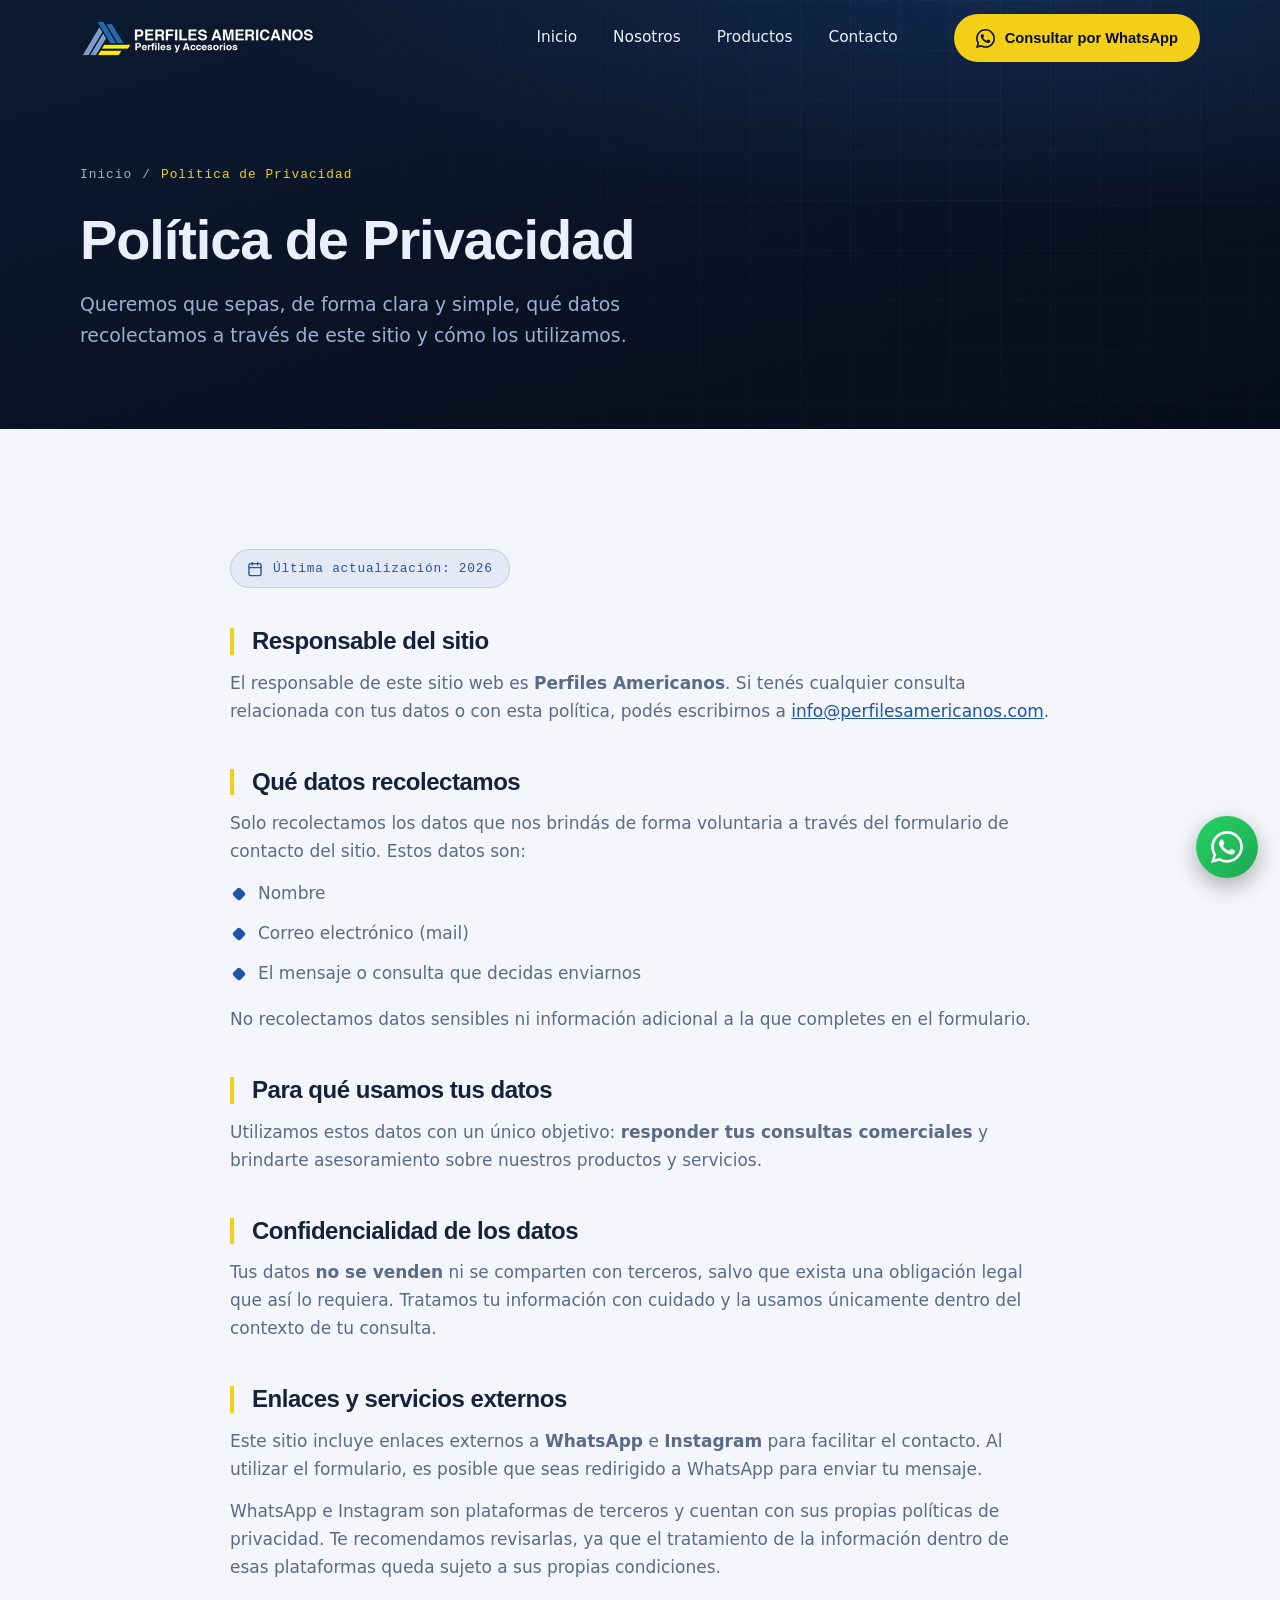
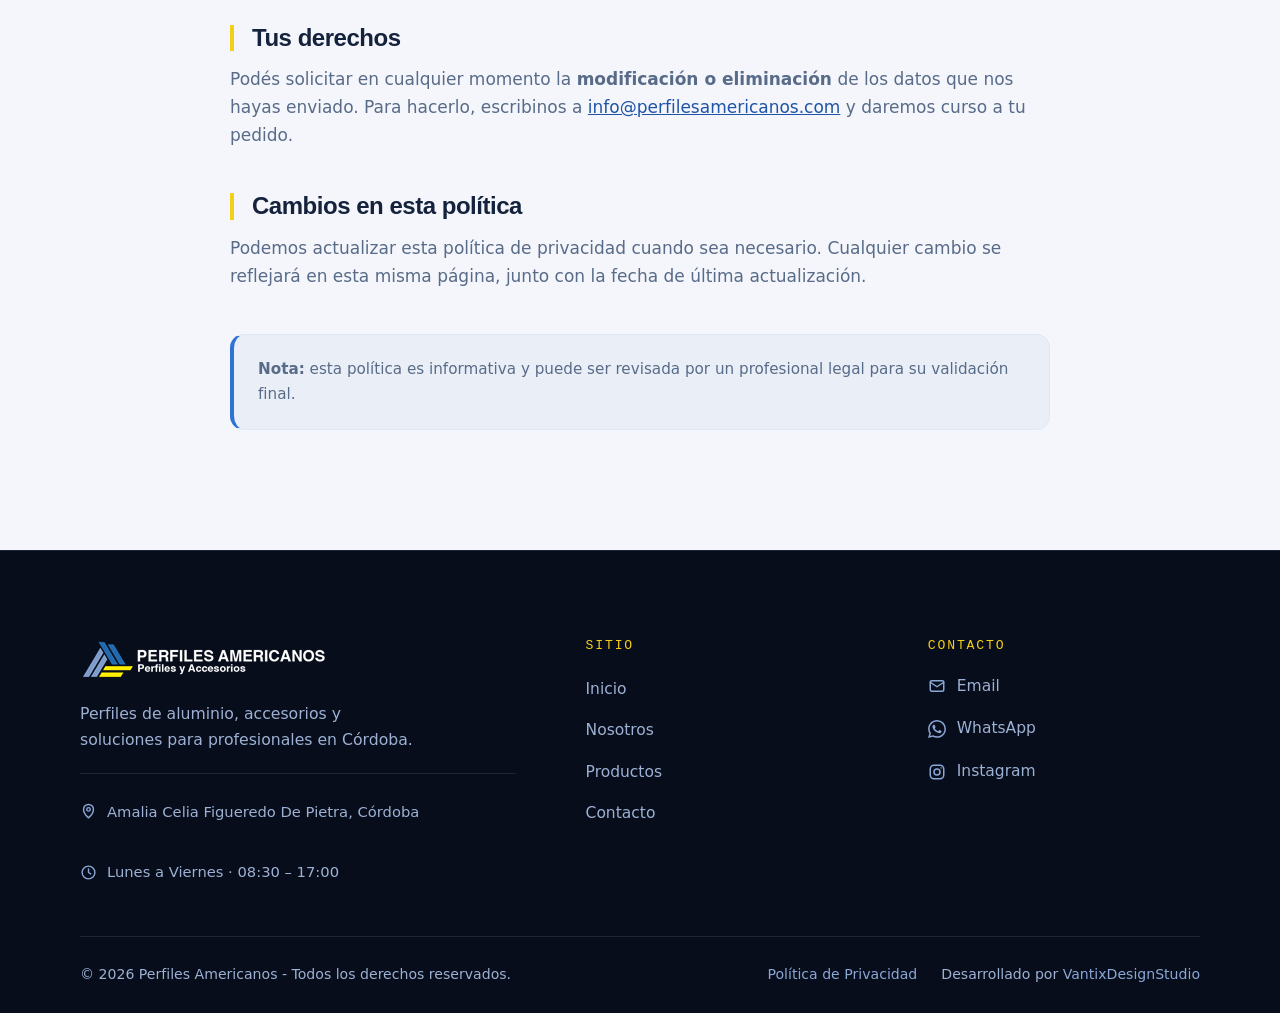
<file: politicas/politicas-de-privacidad.html>
<!DOCTYPE html>
<html lang="es-AR">
<head>
  <meta charset="UTF-8" />
  <meta name="viewport" content="width=device-width, initial-scale=1.0" />
  <title>Política de Privacidad | Perfiles Americanos</title>
  <meta name="description" content="Política de Privacidad de Perfiles Americanos: qué datos recolectamos mediante el formulario de contacto, para qué los usamos y cómo solicitar su modificación o eliminación." />
  <meta name="author" content="Perfiles Americanos" />
  <meta name="robots" content="index, follow" />
  <meta name="theme-color" content="#08101f" />
  <link rel="canonical" href="https://perfilesamericanos.com/politicas/politicas-de-privacidad.html" />
  <meta property="og:type" content="website" />
  <meta property="og:site_name" content="Perfiles Americanos" />
  <meta property="og:locale" content="es_AR" />
  <meta property="og:title" content="Política de Privacidad | Perfiles Americanos" />
  <meta property="og:description" content="Cómo tratamos los datos del formulario de contacto en Perfiles Americanos." />
  <meta property="og:url" content="https://perfilesamericanos.com/politicas/politicas-de-privacidad.html" />
  <meta property="og:image" content="https://perfilesamericanos.com/img/aberturas-aluminio-cordoba.jpg" />
  <meta name="twitter:card" content="summary_large_image" />
  <meta name="twitter:title" content="Política de Privacidad | Perfiles Americanos" />
  <meta name="twitter:description" content="Cómo tratamos los datos del formulario de contacto en Perfiles Americanos." />
  <meta name="twitter:image" content="https://perfilesamericanos.com/img/aberturas-aluminio-cordoba.jpg" />
  <link rel="icon" href="../img/logos/favicon.ico" sizes="any" />
  <link rel="icon" type="image/png" sizes="32x32" href="../img/logos/favicon-32.png" />
  <link rel="icon" type="image/png" sizes="16x16" href="../img/logos/favicon-16.png" />
  <link rel="apple-touch-icon" sizes="180x180" href="../img/logos/apple-touch-icon.png" />
  <link rel="manifest" href="../site.webmanifest" />
  <link rel="stylesheet" href="../css/styles.css" />


  <script type="application/ld+json">
  {
    "@context": "https://schema.org",
    "@type": "BreadcrumbList",
    "itemListElement": [
      { "@type": "ListItem", "position": 1, "name": "Inicio", "item": "https://perfilesamericanos.com/" },
      { "@type": "ListItem", "position": 2, "name": "Política de Privacidad", "item": "https://perfilesamericanos.com/politicas/politicas-de-privacidad.html" }
    ]
  }
  </script>
</head>

<body class="no-js">
  <a class="skip-link" href="#main">Saltar al contenido</a>

  <!-- ===================== NAVBAR ===================== -->
  <header class="nav" id="nav">
    <div class="nav__inner">
      <a href="../index.html" class="nav__logo" aria-label="Perfiles Americanos — Inicio">
        <img src="../img/logos/logo-white-235.png" alt="Logo de Perfiles Americanos" width="235" height="38" decoding="async" />
      </a>

      <nav class="nav__links" aria-label="Navegación principal">
        <a href="../index.html" class="nav__link">Inicio</a>
        <a href="../index.html#nosotros" class="nav__link">Nosotros</a>
        <a href="../productos/productos.html" class="nav__link">Productos</a>
        <a href="../index.html#contacto" class="nav__link">Contacto</a>
      </nav>

      <div class="nav__actions">
        <a href="https://wa.me/543515155999" target="_blank" rel="noopener" class="btn btn--primary nav__cta">
          <svg viewBox="0 0 24 24" fill="currentColor" aria-hidden="true"><path d="M17.472 14.382c-.297-.149-1.758-.867-2.03-.967-.273-.099-.471-.148-.67.15-.197.297-.767.966-.94 1.164-.173.199-.347.223-.644.075-.297-.15-1.255-.463-2.39-1.475-.883-.788-1.48-1.761-1.653-2.059-.173-.297-.018-.458.13-.606.134-.133.298-.347.446-.52.149-.174.198-.298.298-.497.099-.198.05-.371-.025-.52-.075-.149-.669-1.612-.916-2.207-.242-.579-.487-.5-.669-.51-.173-.008-.371-.01-.57-.01-.198 0-.52.074-.792.372-.272.297-1.04 1.016-1.04 2.479 0 1.462 1.065 2.875 1.213 3.074.149.198 2.096 3.2 5.077 4.487.709.306 1.262.489 1.694.625.712.227 1.36.195 1.871.118.571-.085 1.758-.719 2.006-1.413.248-.694.248-1.289.173-1.413-.074-.124-.272-.198-.57-.347m-5.421 7.403h-.004a9.87 9.87 0 0 1-5.031-1.378l-.361-.214-3.741.982.998-3.648-.235-.374a9.86 9.86 0 0 1-1.51-5.26c.001-5.45 4.436-9.884 9.888-9.884 2.64 0 5.122 1.03 6.988 2.898a9.825 9.825 0 0 1 2.893 6.994c-.003 5.45-4.437 9.884-9.885 9.884m8.413-18.297A11.815 11.815 0 0 0 12.05 0C5.495 0 .16 5.335.157 11.892c0 2.096.547 4.142 1.588 5.945L.057 24l6.305-1.654a11.882 11.882 0 0 0 5.683 1.448h.005c6.554 0 11.89-5.335 11.893-11.893A11.821 11.821 0 0 0 20.464 3.488"/></svg>
          Consultar por WhatsApp
        </a>
      </div>

      <button class="nav__toggle" id="navToggle" aria-label="Abrir menú" aria-expanded="false" aria-controls="navMenu">
        <span></span>
      </button>
    </div>
  </header>

    <nav class="nav__menu" id="navMenu" aria-label="Menú móvil">
      <a href="../index.html" class="nav__back">
        <svg viewBox="0 0 24 24" fill="none" stroke="currentColor" stroke-width="2" stroke-linecap="round" stroke-linejoin="round" aria-hidden="true"><path d="M19 12H5M11 6l-6 6 6 6"/></svg>
        Volver a inicio
      </a>
      <a href="../index.html" class="nav__link">Inicio</a>
      <a href="../index.html#nosotros" class="nav__link">Nosotros</a>
      <a href="../productos/productos.html" class="nav__link">Productos</a>
      <a href="../index.html#contacto" class="nav__link">Contacto</a>
      <a href="https://wa.me/543515155999" target="_blank" rel="noopener" class="btn btn--primary btn--lg">
        <svg viewBox="0 0 24 24" fill="currentColor" aria-hidden="true"><path d="M17.472 14.382c-.297-.149-1.758-.867-2.03-.967-.273-.099-.471-.148-.67.15-.197.297-.767.966-.94 1.164-.173.199-.347.223-.644.075-.297-.15-1.255-.463-2.39-1.475-.883-.788-1.48-1.761-1.653-2.059-.173-.297-.018-.458.13-.606.134-.133.298-.347.446-.52.149-.174.198-.298.298-.497.099-.198.05-.371-.025-.52-.075-.149-.669-1.612-.916-2.207-.242-.579-.487-.5-.669-.51-.173-.008-.371-.01-.57-.01-.198 0-.52.074-.792.372-.272.297-1.04 1.016-1.04 2.479 0 1.462 1.065 2.875 1.213 3.074.149.198 2.096 3.2 5.077 4.487.709.306 1.262.489 1.694.625.712.227 1.36.195 1.871.118.571-.085 1.758-.719 2.006-1.413.248-.694.248-1.289.173-1.413-.074-.124-.272-.198-.57-.347m-5.421 7.403h-.004a9.87 9.87 0 0 1-5.031-1.378l-.361-.214-3.741.982.998-3.648-.235-.374a9.86 9.86 0 0 1-1.51-5.26c.001-5.45 4.436-9.884 9.888-9.884 2.64 0 5.122 1.03 6.988 2.898a9.825 9.825 0 0 1 2.893 6.994c-.003 5.45-4.437 9.884-9.885 9.884m8.413-18.297A11.815 11.815 0 0 0 12.05 0C5.495 0 .16 5.335.157 11.892c0 2.096.547 4.142 1.588 5.945L.057 24l6.305-1.654a11.882 11.882 0 0 0 5.683 1.448h.005c6.554 0 11.89-5.335 11.893-11.893A11.821 11.821 0 0 0 20.464 3.488"/></svg>
        Consultar por WhatsApp
      </a>
    </nav>

  <main id="main">

    <!-- ===================== ENCABEZADO ===================== -->
    <section class="page-hero">
      <div class="page-hero__grid" aria-hidden="true"></div>
      <div class="container">
        <nav class="breadcrumb reveal" aria-label="Ruta de navegación">
          <a href="../index.html">Inicio</a> / <span>Política de Privacidad</span>
        </nav>
        <h1 class="reveal" style="--d:.05s">Política de Privacidad</h1>
        <p class="reveal" style="--d:.1s">Queremos que sepas, de forma clara y simple, qué datos recolectamos a través de este sitio y cómo los utilizamos.</p>
      </div>
    </section>

    <!-- ===================== CONTENIDO LEGAL ===================== -->
    <section class="section section--light">
      <div class="container">
        <div class="legal reveal">
          <span class="legal__updated">
            <svg viewBox="0 0 24 24" width="16" height="16" fill="none" stroke="currentColor" stroke-width="2" stroke-linecap="round" stroke-linejoin="round"><rect x="3" y="4" width="18" height="18" rx="2"/><path d="M16 2v4M8 2v4M3 10h18"/></svg>
            Última actualización: 2026
          </span>

          <h2>Responsable del sitio</h2>
          <p>El responsable de este sitio web es <strong>Perfiles Americanos</strong>. Si tenés cualquier consulta relacionada con tus datos o con esta política, podés escribirnos a <a href="mailto:info@perfilesamericanos.com">info@perfilesamericanos.com</a>.</p>

          <h2>Qué datos recolectamos</h2>
          <p>Solo recolectamos los datos que nos brindás de forma voluntaria a través del formulario de contacto del sitio. Estos datos son:</p>
          <ul>
            <li>Nombre</li>
            <li>Correo electrónico (mail)</li>
            <li>El mensaje o consulta que decidas enviarnos</li>
          </ul>
          <p>No recolectamos datos sensibles ni información adicional a la que completes en el formulario.</p>

          <h2>Para qué usamos tus datos</h2>
          <p>Utilizamos estos datos con un único objetivo: <strong>responder tus consultas comerciales</strong> y brindarte asesoramiento sobre nuestros productos y servicios.</p>

          <h2>Confidencialidad de los datos</h2>
          <p>Tus datos <strong>no se venden</strong> ni se comparten con terceros, salvo que exista una obligación legal que así lo requiera. Tratamos tu información con cuidado y la usamos únicamente dentro del contexto de tu consulta.</p>

          <h2>Enlaces y servicios externos</h2>
          <p>Este sitio incluye enlaces externos a <strong>WhatsApp</strong> e <strong>Instagram</strong> para facilitar el contacto. Al utilizar el formulario, es posible que seas redirigido a WhatsApp para enviar tu mensaje.</p>
          <p>WhatsApp e Instagram son plataformas de terceros y cuentan con sus propias políticas de privacidad. Te recomendamos revisarlas, ya que el tratamiento de la información dentro de esas plataformas queda sujeto a sus propias condiciones.</p>

          <h2>Tus derechos</h2>
          <p>Podés solicitar en cualquier momento la <strong>modificación o eliminación</strong> de los datos que nos hayas enviado. Para hacerlo, escribinos a <a href="mailto:info@perfilesamericanos.com">info@perfilesamericanos.com</a> y daremos curso a tu pedido.</p>

          <h2>Cambios en esta política</h2>
          <p>Podemos actualizar esta política de privacidad cuando sea necesario. Cualquier cambio se reflejará en esta misma página, junto con la fecha de última actualización.</p>

          <div class="legal__note">
            <strong>Nota:</strong> esta política es informativa y puede ser revisada por un profesional legal para su validación final.
          </div>
        </div>
      </div>
    </section>

  </main>

  <!-- ===================== FOOTER ===================== -->
  <footer class="footer">
    <div class="container">
      <div class="footer__grid">
        <div class="footer__brand">
          <a href="../index.html" class="footer__logo" aria-label="Perfiles Americanos — Inicio">
            <img src="../img/logos/logo-white-247.png" alt="Logo de Perfiles Americanos" width="247" height="40" loading="lazy" decoding="async" />
          </a>
          <p class="footer__about">Perfiles de aluminio, accesorios y soluciones para profesionales en Córdoba.</p>
          <ul class="footer__meta">
            <li class="ubication"><svg viewBox="0 0 24 24" fill="none" stroke="currentColor" stroke-width="2" stroke-linecap="round" stroke-linejoin="round"><path d="M12 21s-7-6.5-7-12a7 7 0 0 1 14 0c0 5.5-7 12-7 12z"/><circle cx="12" cy="9" r="2.5"/></svg><a href="https://www.google.com/maps/place/Amalia+Celia+Figueredo+de+Pietra,+C%C3%B3rdoba/@-31.3390678,-64.1632148,15z/data=!4m16!1m9!3m8!1s0x943299e8dad65a87:0x4e434ccda0cb8e00!2sAmalia+Celia+Figueredo+de+Pietra,+C%C3%B3rdoba!3b1!8m2!3d-31.3391342!4d-64.1629614!10e5!16s%2Fg%2F1tc_xpt3!3m5!1s0x943299e8dad65a87:0x4e434ccda0cb8e00!8m2!3d-31.3391342!4d-64.1629614!16s%2Fg%2F1tc_xpt3?entry=ttu&g_ep=EgoyMDI2MDUyNy4wIKXMDSoASAFQAw%3D%3D" target="_blank" rel="noopener noreferrer">Amalia Celia Figueredo De Pietra, Córdoba</a></li>
            <li><svg viewBox="0 0 24 24" fill="none" stroke="currentColor" stroke-width="2" stroke-linecap="round" stroke-linejoin="round"><circle cx="12" cy="12" r="9"/><path d="M12 7v5l3 2"/></svg>Lunes a Viernes · 08:30 – 17:00</li>
          </ul>
        </div>

        <div class="footer__col">
          <h4>Sitio</h4>
          <ul>
            <li><a href="../index.html">Inicio</a></li>
            <li><a href="../index.html#nosotros">Nosotros</a></li>
            <li><a href="../productos/productos.html">Productos</a></li>
            <li><a href="../index.html#contacto">Contacto</a></li>
          </ul>
        </div>

        <div class="footer__col">
          <h4>Contacto</h4>
          <ul class="footer__contact">
            <li><a href="mailto:info@perfilesamericanos.com"><svg viewBox="0 0 24 24" fill="none" stroke="currentColor" stroke-width="2" stroke-linecap="round" stroke-linejoin="round"><rect x="3" y="5" width="18" height="14" rx="2"/><path d="m3 7 9 6 9-6"/></svg>Email</a></li>
            <li><a href="https://wa.me/543515155999" target="_blank" rel="noopener"><svg viewBox="0 0 24 24" fill="currentColor"><path d="M17.472 14.382c-.297-.149-1.758-.867-2.03-.967-.273-.099-.471-.148-.67.15-.197.297-.767.966-.94 1.164-.173.199-.347.223-.644.075-.297-.15-1.255-.463-2.39-1.475-.883-.788-1.48-1.761-1.653-2.059-.173-.297-.018-.458.13-.606.134-.133.298-.347.446-.52.149-.174.198-.298.298-.497.099-.198.05-.371-.025-.52-.075-.149-.669-1.612-.916-2.207-.242-.579-.487-.5-.669-.51-.173-.008-.371-.01-.57-.01-.198 0-.52.074-.792.372-.272.297-1.04 1.016-1.04 2.479 0 1.462 1.065 2.875 1.213 3.074.149.198 2.096 3.2 5.077 4.487.709.306 1.262.489 1.694.625.712.227 1.36.195 1.871.118.571-.085 1.758-.719 2.006-1.413.248-.694.248-1.289.173-1.413-.074-.124-.272-.198-.57-.347m-5.421 7.403h-.004a9.87 9.87 0 0 1-5.031-1.378l-.361-.214-3.741.982.998-3.648-.235-.374a9.86 9.86 0 0 1-1.51-5.26c.001-5.45 4.436-9.884 9.888-9.884 2.64 0 5.122 1.03 6.988 2.898a9.825 9.825 0 0 1 2.893 6.994c-.003 5.45-4.437 9.884-9.885 9.884m8.413-18.297A11.815 11.815 0 0 0 12.05 0C5.495 0 .16 5.335.157 11.892c0 2.096.547 4.142 1.588 5.945L.057 24l6.305-1.654a11.882 11.882 0 0 0 5.683 1.448h.005c6.554 0 11.89-5.335 11.893-11.893A11.821 11.821 0 0 0 20.464 3.488"/></svg>WhatsApp</a></li>
            <li><a href="https://www.instagram.com/perfiles.americanos/" target="_blank" rel="noopener"><svg viewBox="0 0 24 24" fill="none" stroke="currentColor" stroke-width="2" stroke-linecap="round" stroke-linejoin="round"><rect x="3" y="3" width="18" height="18" rx="5"/><circle cx="12" cy="12" r="4"/><circle cx="17.5" cy="6.5" r="1" fill="currentColor" stroke="none"/></svg>Instagram</a></li>
          </ul>
        </div>
      </div>

      <div class="footer__bottom">
        <span>© 2026 Perfiles Americanos - Todos los derechos reservados.</span>
        <div class="footer__bottom-right">
          <a href="politicas-de-privacidad.html">Política de Privacidad</a>
          <span>Desarrollado por <a href="https://www.vantixdigitalweb.com.ar/">VantixDesignStudio</a></span>
        </div>
      </div>
    </div>
  </footer>

  <a href="https://wa.me/543515155999" target="_blank" rel="noopener" class="wa-float" aria-label="Escribinos por WhatsApp">
    <svg viewBox="0 0 24 24" fill="currentColor" aria-hidden="true"><path d="M17.472 14.382c-.297-.149-1.758-.867-2.03-.967-.273-.099-.471-.148-.67.15-.197.297-.767.966-.94 1.164-.173.199-.347.223-.644.075-.297-.15-1.255-.463-2.39-1.475-.883-.788-1.48-1.761-1.653-2.059-.173-.297-.018-.458.13-.606.134-.133.298-.347.446-.52.149-.174.198-.298.298-.497.099-.198.05-.371-.025-.52-.075-.149-.669-1.612-.916-2.207-.242-.579-.487-.5-.669-.51-.173-.008-.371-.01-.57-.01-.198 0-.52.074-.792.372-.272.297-1.04 1.016-1.04 2.479 0 1.462 1.065 2.875 1.213 3.074.149.198 2.096 3.2 5.077 4.487.709.306 1.262.489 1.694.625.712.227 1.36.195 1.871.118.571-.085 1.758-.719 2.006-1.413.248-.694.248-1.289.173-1.413-.074-.124-.272-.198-.57-.347m-5.421 7.403h-.004a9.87 9.87 0 0 1-5.031-1.378l-.361-.214-3.741.982.998-3.648-.235-.374a9.86 9.86 0 0 1-1.51-5.26c.001-5.45 4.436-9.884 9.888-9.884 2.64 0 5.122 1.03 6.988 2.898a9.825 9.825 0 0 1 2.893 6.994c-.003 5.45-4.437 9.884-9.885 9.884m8.413-18.297A11.815 11.815 0 0 0 12.05 0C5.495 0 .16 5.335.157 11.892c0 2.096.547 4.142 1.588 5.945L.057 24l6.305-1.654a11.882 11.882 0 0 0 5.683 1.448h.005c6.554 0 11.89-5.335 11.893-11.893A11.821 11.821 0 0 0 20.464 3.488"/></svg>
  </a>

  <script src="../js/script.js" defer></script>
</body>
</html>
</file>
<file: css/styles.css>
:root {
  /* Marca */
  --blue-deep: #1f54a6;
  --blue-bright: #2f72d6;
  --blue-soft: #8aa7d6;
  --yellow: #f4cf18;
  --yellow-bright: #ffdf3d;

  /* Fondos oscuros premium */
  --ink-900: #070d1a;
  --ink-850: #0a1322;
  --ink-800: #0c1a30;
  --ink-700: #102745;
  --ink-600: #16315a;

  /* Claros */
  --paper: #f4f6fb;
  --paper-2: #e9eef7;
  --white: #ffffff;

  /* Texto */
  --text-dark: #15223c;
  --text-mut: #586b88;
  --text-light: #e9f0fb;
  --text-light-mut: #9db1d4;

  /* Bordes y superficies */
  --line-light: #e1e8f3;
  --line-dark: rgba(138, 167, 214, 0.16);
  --surface-dark: rgba(255, 255, 255, 0.035);
  --surface-dark-2: rgba(255, 255, 255, 0.06);

  /* Acentos funcionales */
  --wa: #25d366;
  --wa-dark: #1da851;

  /* Tipografías */
  --font-display: 'Segoe UI', 'Trebuchet MS', sans-serif;
  --font-body: 'Segoe UI', system-ui, -apple-system, BlinkMacSystemFont, sans-serif;
  --font-mono: 'Consolas', 'Liberation Mono', monospace;

  /* Radios */
  --r-sm: 8px;
  --r-md: 14px;
  --r-lg: 22px;
  --r-xl: 30px;
  --r-pill: 999px;

  /* Sombras */
  --sh-sm: 0 2px 8px rgba(8, 16, 31, 0.08);
  --sh-md: 0 14px 40px rgba(8, 16, 31, 0.12);
  --sh-lg: 0 30px 70px rgba(8, 16, 31, 0.18);
  --sh-dark: 0 30px 80px rgba(0, 0, 0, 0.45);
  --glow-blue: 0 20px 60px rgba(47, 114, 214, 0.35);
  --glow-yellow: 0 0 0 1px rgba(244, 207, 24, 0.35), 0 16px 44px rgba(244, 207, 24, 0.22);

  /* Transiciones */
  --t-fast: 0.18s ease;
  --t: 0.3s cubic-bezier(0.22, 0.61, 0.36, 1);
  --t-slow: 0.6s cubic-bezier(0.22, 0.61, 0.36, 1);

  /* Layout */
  --container: 1200px;
  --gutter: clamp(20px, 5vw, 40px);
  --nav-h: 76px;
}

/* -------------------------------------------------------------------
   2. Reset y base
   ------------------------------------------------------------------- */
*,
*::before,
*::after {
  margin: 0;
  padding: 0;
  box-sizing: border-box;
}

html {
  scroll-behavior: smooth;
  scroll-padding-top: calc(var(--nav-h) + 16px);
  -webkit-text-size-adjust: 100%;
  overflow-x: hidden;
}

/* Salto al contenido (accesibilidad / navegación por teclado) */
.skip-link {
  position: absolute;
  left: -9999px;
  top: 8px;
  z-index: 2000;
  padding: 12px 18px;
  border-radius: var(--r-md);
  background: var(--yellow);
  color: var(--ink-900);
  font-family: var(--font-display);
  font-weight: 600;
  text-decoration: none;
}

.skip-link:focus {
  left: 8px;
}

body {
  font-family: var(--font-body);
  background: var(--ink-900);
  color: var(--text-dark);
  font-size: 17px;
  line-height: 1.65;
  overflow-x: hidden;
  -webkit-font-smoothing: antialiased;
  text-rendering: optimizeLegibility;
}

img {
  max-width: 100%;
  display: block;
}

a {
  color: inherit;
  text-decoration: none;
}

ul {
  list-style: none;
}

button {
  font-family: inherit;
  border: none;
  background: none;
  cursor: pointer;
}

input,
textarea {
  font-family: inherit;
  font-size: 16px;
}

h1,
h2,
h3,
h4 {
  font-family: var(--font-display);
  font-weight: 700;
  line-height: 1.1;
  letter-spacing: -0.02em;
}

::selection {
  background: var(--yellow);
  color: var(--ink-900);
}

:focus-visible {
  outline: 3px solid var(--yellow);
  outline-offset: 3px;
  border-radius: 4px;
}

/* -------------------------------------------------------------------
   3. layout
   ------------------------------------------------------------------- */
.container {
  width: 100%;
  max-width: var(--container);
  margin-inline: auto;
  padding-inline: var(--gutter);
}

.section {
  position: relative;
  padding-block: clamp(70px, 10vw, 120px);
}

.section--light {
  background: var(--paper);
  color: var(--text-dark);
}

.section--paper2 {
  background: var(--paper-2);
  color: var(--text-dark);
}

.section--dark {
  background: var(--ink-900);
  color: var(--text-light);
}

.section--ink {
  background: linear-gradient(180deg, var(--ink-850), var(--ink-900));
  color: var(--text-light);
}

.section--buy {
  position: relative;
  background:
    linear-gradient(90deg, rgba(138, 167, 214, 0.06) 1px, transparent 1px),
    linear-gradient(180deg, rgba(138, 167, 214, 0.05) 1px, transparent 1px),
    linear-gradient(160deg, var(--ink-800), var(--ink-900));
  background-size: 38px 38px, 38px 38px, auto;
  color: var(--text-light);
  overflow: hidden;
}

.section--buy::before {
  content: "";
  position: absolute;
  inset: 0;
  background: linear-gradient(90deg, rgba(47, 114, 214, 0.16), transparent 42%, rgba(244, 207, 24, 0.08));
  opacity: 0.72;
  pointer-events: none;
}

.section--buy > .container {
  position: relative;
}

.eyebrow {
  display: inline-flex;
  align-items: center;
  gap: 12px;
  margin-bottom: 18px;
  font-family: var(--font-mono);
  font-size: 13px;
  font-weight: 500;
  letter-spacing: 0.18em;
  text-transform: uppercase;
  color: var(--blue-bright);
}

.section--dark .eyebrow,
.section--ink .eyebrow,
.section--buy .eyebrow {
  color: var(--yellow);
}

.eyebrow::before {
  content: "";
  width: 30px;
  height: 2px;
  background: currentColor;
}

.section-head {
  max-width: 720px;
  margin-bottom: clamp(40px, 6vw, 60px);
}

.section-head.center {
  margin-inline: auto;
  text-align: center;
}

.section-head.center .eyebrow {
  justify-content: center;
}

.section-title {
  font-size: clamp(2rem, 4.2vw, 3rem);
}

.section-sub {
  margin-top: 18px;
  max-width: 640px;
  font-size: clamp(1rem, 1.5vw, 1.16rem);
  color: var(--text-mut);
}

.section--dark .section-sub,
.section--ink .section-sub,
.section--buy .section-sub {
  color: var(--text-light-mut);
}

.section-head.center .section-sub {
  margin-inline: auto;
}

/* -------------------------------------------------------------------
   4. Botones
   ------------------------------------------------------------------- */
.btn {
  --bg: var(--blue-deep);
  --fg: #ffffff;
  position: relative;
  display: inline-flex;
  align-items: center;
  justify-content: center;
  gap: 10px;
  padding: 15px 28px;
  border-radius: var(--r-pill);
  font-family: var(--font-display);
  font-size: 0.98rem;
  font-weight: 600;
  color: var(--fg);
  background: var(--bg);
  overflow: hidden;
  transition: transform var(--t), box-shadow var(--t), background var(--t), border-color var(--t), color var(--t);
}

.btn svg {
  width: 19px;
  height: 19px;
  flex-shrink: 0;
}

.btn:hover {
  transform: translateY(-3px);
}

.btn:active {
  transform: translateY(-1px);
}

.btn--primary {
  --bg: var(--yellow);
  --fg: var(--ink-900);
}

.btn--wa {
  --bg: linear-gradient(135deg, var(--wa), var(--wa-dark));
  --fg: #ffffff;
}

.btn--blue {
  --bg: linear-gradient(135deg, var(--blue-bright), var(--blue-deep));
  --fg: #ffffff;
}

.btn--light-ghost {
  --bg: transparent;
  --fg: var(--text-light);
  border: 1.5px solid rgba(255, 255, 255, 0.28);
}

.btn--light-ghost::after {
  display: none;
}

.btn--light-ghost:hover {
  border-color: var(--yellow);
  color: var(--yellow);
}

.btn--dark-ghost {
  --bg: transparent;
  --fg: var(--text-dark);
  border: 1.5px solid var(--line-light);
}

.btn--dark-ghost::after {
  display: none;
}

.btn--dark-ghost:hover {
  border-color: var(--blue-deep);
  color: var(--blue-deep);
}

.btn--lg {
  padding: 18px 36px;
  font-size: 1.05rem;
}

.btn--sm {
  padding: 11px 20px;
  font-size: 0.9rem;
}

.btn--block {
  width: 100%;
}

/* -------------------------------------------------------------------
   5. Navbar
   ------------------------------------------------------------------- */
.nav {
  position: fixed;
  inset: 0 0 auto 0;
  z-index: 1000;
  height: var(--nav-h);
  display: flex;
  align-items: center;
  transition: background var(--t), box-shadow var(--t), height var(--t), backdrop-filter var(--t);
}

.nav__inner {
  width: 100%;
  max-width: var(--container);
  margin-inline: auto;
  padding-inline: var(--gutter);
  display: flex;
  align-items: center;
  gap: 24px;
}

.nav__logo {
  display: flex;
  align-items: center;
  flex-shrink: 0;
  z-index: 2;
}

.nav__logo img {
  height: 38px;
  width: auto;
  transition: height var(--t);
}

.nav__links {
  display: flex;
  align-items: center;
  gap: 4px;
  margin-left: auto;
}

.nav__link {
  position: relative;
  padding: 10px 16px;
  font-size: 0.96rem;
  font-weight: 500;
  color: var(--text-light);
  border-radius: var(--r-pill);
  transition: color var(--t);
}

.nav__link::after {
  content: "";
  position: absolute;
  left: 16px;
  right: 16px;
  bottom: 4px;
  height: 2px;
  background: var(--yellow);
  transform: scaleX(0);
  transform-origin: left;
  transition: transform var(--t);
}

.nav__link:hover {
  color: var(--yellow);
}

.nav__link:hover::after {
  transform: scaleX(1);
}

.nav__actions {
  display: flex;
  align-items: center;
  gap: 14px;
  margin-left: 16px;
}

.nav__cta {
  padding: 12px 22px;
  font-size: 0.92rem;
}

.nav.scrolled {
  height: 64px;
  background: rgba(8, 16, 31, 0.82);
  backdrop-filter: blur(16px) saturate(140%);
  -webkit-backdrop-filter: blur(16px) saturate(140%);
  box-shadow: 0 1px 0 var(--line-dark), 0 12px 40px rgba(0, 0, 0, 0.35);
}

.nav.scrolled .nav__logo img {
  height: 32px;
}

/* Menú mobile oculto en desktop */
.nav__menu {
  display: none;
}

/* Hamburguesa */
.nav__toggle {
  display: none;
  width: 46px;
  height: 46px;
  border-radius: 12px;
  position: relative;
  z-index: 2;
  background: transparent;
  border: none;
}

.nav__toggle span,
.nav__toggle span::before,
.nav__toggle span::after {
  content: "";
  position: absolute;
  left: 50%;
  width: 22px;
  height: 2px;
  background: var(--text-light);
  border-radius: 2px;
  transform: translateX(-50%);
  transition: transform var(--t), opacity var(--t), top var(--t);
}

.nav__toggle span {
  top: 50%;
  transform: translate(-50%, -50%);
}

.nav__toggle span::before {
  top: -7px;
}

.nav__toggle span::after {
  top: 7px;
}

.nav__toggle.open span {
  background: transparent;
}

.nav__toggle.open span::before {
  top: 0;
  transform: translateX(-50%) rotate(45deg);
}

.nav__toggle.open span::after {
  top: 0;
  transform: translateX(-50%) rotate(-45deg);
}

/* -------------------------------------------------------------------
   6. Hero
   ------------------------------------------------------------------- */
.hero {
  position: relative;
  padding-top: calc(var(--nav-h) + clamp(44px, 7vw, 86px));
  padding-bottom: clamp(64px, 9vw, 120px);
  background:
    radial-gradient(62% 58% at 80% 18%, rgba(47, 114, 214, 0.22), transparent 62%),
    radial-gradient(46% 46% at 8% 4%, rgba(47, 114, 214, 0.08), transparent 60%),
    linear-gradient(165deg, #0c1c34 0%, #070d1a 56%, #0a1424 100%);
  color: var(--text-light);
  overflow: hidden;
  isolation: isolate;
}

.hero__grid {
  position: absolute;
  inset: 0;
  z-index: -1;
  background-image:
    linear-gradient(rgba(138, 167, 214, 0.042) 1px, transparent 1px),
    linear-gradient(90deg, rgba(138, 167, 214, 0.042) 1px, transparent 1px);
  background-size: 60px 60px;
  mask-image: radial-gradient(135% 120% at 78% 8%, #000 6%, transparent 72%);
  -webkit-mask-image: radial-gradient(135% 120% at 78% 8%, #000 6%, transparent 72%);
}

.hero__bars {
  position: absolute;
  top: 0;
  right: -4%;
  width: 62%;
  height: 100%;
  z-index: -1;
  pointer-events: none;
}

.hero__bars span {
  position: absolute;
  right: 0;
  height: 3px;
  border-radius: 3px;
  transform: skewX(-22deg);
}

.hero__bars span:nth-child(1) {
  top: 60%;
  width: 72%;
  background: linear-gradient(90deg, transparent, rgba(47, 114, 214, 0.55) 78%, transparent);
}

.hero__bars span:nth-child(2) {
  top: 68%;
  width: 56%;
  background: linear-gradient(90deg, transparent, rgba(138, 167, 214, 0.45) 78%, transparent);
}

.hero__bars span:nth-child(3) {
  top: 76%;
  width: 42%;
  background: linear-gradient(90deg, transparent, rgba(244, 207, 24, 0.7) 82%, transparent);
  box-shadow: 0 0 16px rgba(244, 207, 24, 0.22);
}

.hero__inner {
  position: relative;
  display: grid;
  grid-template-columns: 1.05fr 0.95fr;
  align-items: center;
  gap: clamp(40px, 6vw, 76px);
}

.hero h1 {
  font-size: clamp(2.4rem, 5vw, 4.1rem);
  letter-spacing: -0.03em;
}

.hero h1 .hl {
  color: var(--yellow);
}

.hero__sub {
  margin-top: 22px;
  max-width: 540px;
  font-size: clamp(1.05rem, 1.6vw, 1.24rem);
  color: var(--text-light-mut);
}

.hero__cta {
  margin-top: 34px;
  display: flex;
  flex-wrap: wrap;
  gap: 16px;
}

.hero__badges {
  margin-top: 38px;
  display: flex;
  flex-wrap: wrap;
  gap: 12px;
}

.hero__badge {
  display: inline-flex;
  align-items: center;
  gap: 9px;
  padding: 9px 16px;
  border-radius: var(--r-pill);
  background: var(--surface-dark);
  border: 1px solid var(--line-dark);
  font-size: 0.86rem;
  font-weight: 500;
  color: var(--text-light);
}

.hero__badge svg {
  width: 16px;
  height: 16px;
  color: var(--yellow);
}

/* Visual del hero */
.hero__visual {
  position: relative;
  width: 100%;
}

.hero__card {
  position: relative;
  border-radius: var(--r-xl);
  overflow: hidden;
  border: 1px solid rgba(138, 167, 214, 0.22);
  box-shadow: var(--sh-dark), var(--glow-blue);
}

.hero__card img {
  width: 100%;
  height: 100%;
  aspect-ratio: 4 / 3.4;
  object-fit: cover;
  display: block;
}

.hero__card::after {
  content: "";
  position: absolute;
  inset: 0;
  background: linear-gradient(180deg, transparent 55%, rgba(7, 13, 26, 0.55) 100%);
  pointer-events: none;
}

.hero__chip {
  position: absolute;
  top: 18px;
  left: 18px;
  z-index: 2;
  display: inline-flex;
  align-items: center;
  gap: 8px;
  padding: 9px 15px;
  font-family: var(--font-mono);
  font-size: 11px;
  letter-spacing: 0.12em;
  text-transform: uppercase;
  color: var(--ink-900);
  background: var(--yellow);
  border-radius: var(--r-pill);
  box-shadow: 0 10px 26px rgba(244, 207, 24, 0.32);
}

.hero__chip svg {
  width: 15px;
  height: 15px;
}

.hero__spec {
  position: absolute;
  right: 18px;
  bottom: 18px;
  z-index: 2;
  padding: 10px 16px;
  border-radius: var(--r-md);
  background: rgba(10, 19, 34, 0.72);
  border: 1px solid var(--line-dark);
  backdrop-filter: blur(8px);
}

.hero__spec b {
  display: block;
  font-family: var(--font-display);
  font-size: 1rem;
  color: #ffffff;
}

.hero__spec span {
  font-family: var(--font-mono);
  font-size: 0.72rem;
  letter-spacing: 0.08em;
  text-transform: uppercase;
  color: var(--text-light-mut);
}

/* estadística flotante */
.hero__stat {
  position: absolute;
  top: -18px;
  right: 20px;
  z-index: 3;
  display: flex;
  align-items: center;
  gap: 11px;
  padding: 11px 18px;
  border-radius: var(--r-pill);
  background: rgba(10, 19, 34, 0.82);
  border: 1px solid var(--line-dark);
  backdrop-filter: blur(8px);
  box-shadow: var(--sh-dark);
}

.hero__stat b {
  font-family: var(--font-display);
  font-size: 1.3rem;
  line-height: 1;
  color: var(--yellow);
}

.hero__stat span {
  font-size: 0.74rem;
  line-height: 1.15;
  color: var(--text-light-mut);
}


/* -------------------------------------------------------------------
   7. Franja de confianza
   ------------------------------------------------------------------- */
.trust {
  background: var(--ink-850);
  border-top: 1px solid var(--line-dark);
  border-bottom: 1px solid var(--line-dark);
}

.trust__grid {
  display: grid;
  grid-template-columns: repeat(4, 1fr);
}

.trust__item {
  display: flex;
  align-items: center;
  gap: 14px;
  padding: 26px clamp(16px, 2vw, 28px);
  border-left: 1px solid var(--line-dark);
}

.trust__item:first-child {
  border-left: none;
}

.trust__ic {
  width: 42px;
  height: 42px;
  border-radius: 12px;
  display: grid;
  place-items: center;
  flex-shrink: 0;
  background: var(--surface-dark-2);
  color: var(--yellow);
}

.trust__ic svg {
  width: 22px;
  height: 22px;
}

.trust__t {
  font-family: var(--font-display);
  font-size: 0.98rem;
  font-weight: 600;
  color: #ffffff;
}

.trust__s {
  font-size: 0.82rem;
  color: var(--text-light-mut);
}

/* -------------------------------------------------------------------
   7a. Nuestra misión
   ------------------------------------------------------------------- */
.mision {
  display: grid;
  grid-template-columns: minmax(0, 1.22fr) minmax(360px, 0.78fr);
  align-items: center;
  gap: clamp(34px, 5vw, 66px);
  position: relative;
}

.mision::before {
  content: "";
  position: absolute;
  inset: -32px max(-32px, -2vw);
  z-index: 0;
  border-radius: var(--r-xl);
  background:
    linear-gradient(90deg, rgba(31, 84, 166, 0.08) 1px, transparent 1px),
    linear-gradient(180deg, rgba(31, 84, 166, 0.06) 1px, transparent 1px);
  background-size: 44px 44px;
  mask-image: radial-gradient(circle at 28% 48%, #000 0 46%, transparent 74%);
  pointer-events: none;
}

.mision > * {
  position: relative;
  z-index: 1;
}

.mision__media {
  display: grid;
  grid-template-columns: 0.96fr 1.04fr;
  gap: clamp(14px, 2.2vw, 24px);
  align-items: end;
  position: relative;
  isolation: isolate;
  padding: clamp(8px, 1.2vw, 14px);
}

.mision__media::before {
  content: "";
  position: absolute;
  inset: 9% 5% 6% 12%;
  z-index: -1;
  border: 1px solid rgba(47, 114, 214, 0.16);
  border-radius: calc(var(--r-xl) + 8px);
  background: linear-gradient(135deg, rgba(255, 255, 255, 0.62), rgba(233, 238, 247, 0.18));
  box-shadow: 0 22px 70px rgba(8, 16, 31, 0.08);
}

.mision__img {
  margin: 0;
  border: 1px solid rgba(255, 255, 255, 0.72);
  border-radius: 18px;
  overflow: hidden;
  background: var(--white);
  box-shadow: 0 18px 48px rgba(8, 16, 31, 0.14);
}

.mision__img picture {
  display: block;
  height: 100%;
}

.mision__img img {
  width: 100%;
  height: 100%;
  aspect-ratio: 4 / 5.08;
  object-fit: cover;
  display: block;
}

.mision__img--a {
  min-height: 360px;
}

.mision__img--b {
  min-height: 342px;
  margin-bottom: clamp(24px, 3vw, 38px);
}

.mision__plate {
  position: absolute;
  left: clamp(18px, 3vw, 34px);
  bottom: clamp(4px, 1vw, 12px);
  display: grid;
  gap: 3px;
  min-width: 164px;
  padding: 15px 17px;
  border: 1px solid rgba(138, 167, 214, 0.32);
  border-left: 4px solid var(--blue-bright);
  border-radius: 14px;
  background: #081327;
  box-shadow: 0 18px 42px rgba(7, 13, 26, 0.24);
}

.mision__plate span {
  font-family: var(--font-mono);
  font-size: 0.68rem;
  letter-spacing: 0.14em;
  text-transform: uppercase;
  color: var(--text-light-mut);
}

.mision__plate strong {
  font-family: var(--font-display);
  font-size: 1.16rem;
  font-weight: 700;
  color: var(--white);
  line-height: 1;
  letter-spacing: 0;
}

.mision__copy {
  max-width: 560px;
}

.mision__copy .eyebrow {
  margin-bottom: 14px;
}

.mision__copy .section-title {
  margin-bottom: 20px;
  max-width: 12ch;
}

.mision__lead {
  position: relative;
  padding-left: 22px;
  font-size: clamp(1.08rem, 1.55vw, 1.22rem);
  font-weight: 600;
  color: var(--text-dark);
  line-height: 1.58;
  margin-bottom: 18px;
}

.mision__lead::before {
  content: "";
  position: absolute;
  left: 0;
  top: 0.42em;
  width: 3px;
  height: calc(100% - 0.8em);
  border-radius: var(--r-pill);
  background: linear-gradient(180deg, var(--blue-bright), var(--blue-deep));
}

.mision__copy p:not(.mision__lead) {
  color: var(--text-mut);
  font-size: 1rem;
  line-height: 1.7;
}

.mision__points {
  display: flex;
  flex-wrap: wrap;
  gap: 10px;
  margin-top: 26px;
}

.mision__points span {
  display: inline-flex;
  align-items: center;
  min-height: 38px;
  padding: 8px 12px;
  border: 1px solid rgba(31, 84, 166, 0.13);
  border-radius: var(--r-pill);
  background: rgba(255, 255, 255, 0.62);
  color: var(--ink-700);
  font-family: var(--font-display);
  font-size: 0.86rem;
  font-weight: 600;
  box-shadow: 0 10px 28px rgba(8, 16, 31, 0.05);
}

/* -------------------------------------------------------------------
   7b. Depósito / escala
   ------------------------------------------------------------------- */
.scale__grid {
  display: grid;
  grid-template-columns: 1.1fr 0.9fr;
  gap: clamp(36px, 6vw, 72px);
  align-items: center;
}

.scale__media {
  border-radius: var(--r-xl);
  overflow: hidden;
  border: 1px solid var(--line-dark);
  box-shadow: var(--sh-dark);
}

.scale__media img {
  width: 100%;
  height: auto;
  display: block;
}

.scale__copy .section-sub {
  margin-bottom: 30px;
}

/* -------------------------------------------------------------------
   8. Sobre nosotros
   ------------------------------------------------------------------- */
.about__grid {
  display: grid;
  grid-template-columns: 1fr 1fr;
  gap: clamp(40px, 6vw, 76px);
  align-items: center;
}

.about__copy p {
  margin-top: 18px;
  font-size: 1.05rem;
  color: var(--text-mut);
}

.about__pills {
  margin-top: 30px;
  display: flex;
  flex-wrap: wrap;
  gap: 12px;
}

.pill {
  display: inline-flex;
  align-items: center;
  gap: 9px;
  padding: 10px 18px;
  border-radius: var(--r-pill);
  background: var(--white);
  border: 1px solid var(--line-light);
  font-size: 0.92rem;
  font-weight: 500;
  color: var(--text-dark);
  box-shadow: var(--sh-sm);
}

.pill svg {
  width: 17px;
  height: 17px;
  color: var(--blue-deep);
}

.about__lead {
  margin-top: 18px;
  font-size: 1.2rem;
  font-weight: 500;
  color: var(--text-dark);
  line-height: 1.5;
}

.about__stats {
  display: flex;
  flex-wrap: wrap;
  gap: clamp(28px, 5vw, 56px);
  margin-top: 34px;
  padding-top: 30px;
  border-top: 1px solid var(--line-light);
}

.about__stat .n {
  display: block;
  font-family: var(--font-display);
  font-size: clamp(1.9rem, 3vw, 2.5rem);
  font-weight: 700;
  line-height: 1;
  color: var(--blue-deep);
}

.about__stat .l {
  display: block;
  margin-top: 7px;
  font-size: 0.92rem;
  color: var(--text-mut);
}

.about__panel {
  position: relative;
  border-radius: var(--r-lg);
  padding: clamp(30px, 4vw, 46px);
  background: linear-gradient(160deg, var(--ink-700), var(--ink-900));
  color: var(--text-light);
  box-shadow: var(--sh-lg);
  overflow: hidden;
}

.about__panel::before {
  content: "";
  position: absolute;
  inset: 0;
  background-image:
    linear-gradient(rgba(138, 167, 214, 0.06) 1px, transparent 1px),
    linear-gradient(90deg, rgba(138, 167, 214, 0.06) 1px, transparent 1px);
  background-size: 30px 30px;
  mask-image: linear-gradient(160deg, #000, transparent 92%);
  -webkit-mask-image: linear-gradient(160deg, #000, transparent 92%);
}

.about__panel-mark {
  position: relative;
  width: 58px;
  height: auto;
  max-height: 58px;
  object-fit: contain;
  margin-bottom: 24px;
}

.values {
  position: relative;
  display: grid;
  gap: 2px;
}

.value {
  display: grid;
  grid-template-columns: auto 1fr;
  gap: 18px;
  padding: 20px 0;
  border-bottom: 1px solid var(--line-dark);
}

.value:last-child {
  border-bottom: none;
}

.value__num {
  font-family: var(--font-mono);
  font-size: 0.85rem;
  color: var(--yellow);
  padding-top: 3px;
}

.value h4 {
  font-size: 1.14rem;
  margin-bottom: 4px;
}

.value p {
  font-size: 0.95rem;
  color: var(--text-light-mut);
}

/* -------------------------------------------------------------------
   9. Productos destacados (categorías)
   ------------------------------------------------------------------- */
.cats {
  display: grid;
  grid-template-columns: repeat(3, 1fr);
  gap: 26px;
}

.cat {
  position: relative;
  display: flex;
  flex-direction: column;
  padding: 34px 30px 30px;
  border-radius: var(--r-lg);
  background: var(--white);
  border: 1px solid var(--line-light);
  box-shadow: var(--sh-sm);
  overflow: hidden;
  transition: transform var(--t), box-shadow var(--t), border-color var(--t);
}

.cat::before {
  content: "";
  position: absolute;
  top: 0;
  left: 0;
  right: 0;
  height: 4px;
  background: linear-gradient(90deg, var(--blue-deep), var(--blue-bright));
  transform: scaleX(0);
  transform-origin: left;
  transition: transform var(--t);
}

.cat:nth-child(3)::before {
  background: linear-gradient(90deg, var(--yellow), var(--yellow-bright));
}

.cat:hover {
  transform: translateY(-8px);
  box-shadow: var(--sh-md);
  border-color: transparent;
}

.cat:hover::before {
  transform: scaleX(1);
}

.cat__icon {
  width: 58px;
  height: 58px;
  border-radius: 16px;
  display: grid;
  place-items: center;
  margin-bottom: 22px;
  background: linear-gradient(160deg, var(--blue-deep), var(--blue-bright));
  color: #ffffff;
  box-shadow: var(--glow-blue);
}

.cat:nth-child(3) .cat__icon {
  background: linear-gradient(160deg, #1a2440, #2a3a63);
  color: var(--yellow);
}

.cat__icon svg {
  width: 28px;
  height: 28px;
}

.cat h3 {
  font-size: 1.4rem;
  margin-bottom: 10px;
}

.cat p {
  flex-grow: 1;
  font-size: 0.98rem;
  color: var(--text-mut);
}

.cat__link {
  margin-top: 22px;
  display: inline-flex;
  align-items: center;
  gap: 8px;
  font-family: var(--font-display);
  font-size: 0.96rem;
  font-weight: 600;
  color: var(--blue-deep);
  transition: gap var(--t);
}

.cat__link svg {
  width: 18px;
  height: 18px;
  transition: transform var(--t);
}

.cat:hover .cat__link {
  gap: 12px;
}

.cat:hover .cat__link svg {
  transform: translateX(3px);
}

/* -------------------------------------------------------------------
   9a. Como comprar
   ------------------------------------------------------------------- */
.buy {
  display: grid;
  gap: clamp(26px, 4vw, 42px);
}

.buy__grid {
  display: grid;
  grid-template-columns: repeat(4, 1fr);
  gap: 14px;
}

.buy__step {
  min-height: 100%;
  padding: clamp(20px, 2.4vw, 26px);
  border: 1px solid var(--line-light);
  border-radius: var(--r-lg);
  background: linear-gradient(135deg, rgba(255, 255, 255, 0.9), rgba(244, 246, 251, 0.72));
  box-shadow: var(--sh-sm);
}

.section--buy .buy__step {
  border-color: rgba(138, 167, 214, 0.18);
  background: rgba(255, 255, 255, 0.055);
  box-shadow: 0 18px 48px rgba(0, 0, 0, 0.22);
}

.buy__step span {
  display: inline-flex;
  align-items: center;
  justify-content: center;
  width: 38px;
  height: 38px;
  margin-bottom: 18px;
  border-radius: var(--r-pill);
  background: var(--ink-800);
  color: var(--white);
  font-family: var(--font-mono);
  font-size: 0.78rem;
  font-weight: 600;
}

.section--buy .buy__step span {
  background: var(--yellow);
  color: var(--ink-900);
}

.buy__step h3 {
  margin-bottom: 8px;
  color: var(--text-dark);
  font-family: var(--font-display);
  font-size: 1.02rem;
  line-height: 1.25;
}

.section--buy .buy__step h3 {
  color: var(--white);
}

.buy__step p {
  color: var(--text-mut);
  font-size: 0.94rem;
  line-height: 1.62;
}

.section--buy .buy__step p {
  color: var(--text-light-mut);
}

.buy__cta {
  display: flex;
  justify-content: center;
}

/* -------------------------------------------------------------------
   10. Líneas de aluminio
   ------------------------------------------------------------------- */
.lines {
  display: grid;
  grid-template-columns: repeat(4, 1fr);
  gap: 22px;
}

.line-card {
  position: relative;
  display: flex;
  flex-direction: column;
  border-radius: var(--r-lg);
  background: var(--surface-dark);
  border: 1px solid var(--line-dark);
  overflow: hidden;
  transition: transform var(--t), border-color var(--t), box-shadow var(--t);
}

.line-card:hover {
  transform: translateY(-8px);
  border-color: rgba(244, 207, 24, 0.4);
  box-shadow: var(--sh-dark);
}

.line-card__media {
  position: relative;
  aspect-ratio: 1 / 1;
  display: grid;
  place-items: center;
  background: radial-gradient(circle at 50% 35%, #ffffff, #e9eef6);
  overflow: hidden;
}

.line-card__media img {
  width: 88%;
  height: 88%;
  object-fit: contain;
  transition: transform var(--t-slow);
}

.line-card:hover .line-card__media img {
  transform: scale(1.06);
}

.line-card__tag {
  position: absolute;
  top: 14px;
  left: 14px;
  padding: 5px 12px;
  font-family: var(--font-mono);
  font-size: 11px;
  letter-spacing: 0.1em;
  text-transform: uppercase;
  color: var(--ink-900);
  background: var(--yellow);
  border-radius: var(--r-pill);
}

.line-card__body {
  display: flex;
  flex-direction: column;
  flex-grow: 1;
  padding: 22px 22px 24px;
}

.line-card__body h3 {
  font-size: 1.32rem;
  color: #ffffff;
}

.line-card__body p {
  margin-top: 8px;
  margin-bottom: 18px;
  font-size: 0.92rem;
  color: var(--text-light-mut);
  flex-grow: 1;
}

.line-card__actions {
  display: flex;
  flex-direction: column;
  gap: 10px;
}

.line-card__wa {
  display: inline-flex;
  align-items: center;
  justify-content: center;
  gap: 8px;
  padding: 11px 16px;
  border-radius: var(--r-pill);
  background: linear-gradient(135deg, var(--wa), var(--wa-dark));
  color: #ffffff;
  font-family: var(--font-display);
  font-size: 0.88rem;
  font-weight: 600;
  transition: transform var(--t), box-shadow var(--t);
}

.line-card__wa svg {
  width: 16px;
  height: 16px;
}

.line-card__wa:hover {
  transform: translateY(-2px);
}

.line-card__pdf {
  display: inline-flex;
  align-items: center;
  justify-content: center;
  gap: 8px;
  padding: 11px 16px;
  border-radius: var(--r-pill);
  border: 1.5px solid var(--line-dark);
  color: var(--text-light);
  font-family: var(--font-display);
  font-size: 0.86rem;
  font-weight: 600;
  transition: border-color var(--t), color var(--t);
}

.line-card__pdf svg {
  width: 16px;
  height: 16px;
}

.line-card__pdf:hover {
  border-color: var(--yellow);
  color: var(--yellow);
}

/* -------------------------------------------------------------------
   11. Accesorios (panel oscuro con foto)
   ------------------------------------------------------------------- */
.acc {
  position: relative;
  display: grid;
  grid-template-columns: 1.05fr 0.95fr;
  align-items: stretch;
  min-height: 440px;
  border-radius: var(--r-xl);
  overflow: hidden;
  background: #000000;
  box-shadow: var(--sh-dark);
}

.acc__media {
  position: relative;
  overflow: hidden;
}

.acc__media img {
  width: 100%;
  height: 100%;
  object-fit: cover;
  transition: transform var(--t-slow);
}

.acc:hover .acc__media img {
  transform: scale(1.05);
}

.acc__media::after {
  content: "";
  position: absolute;
  inset: 0;
  background: linear-gradient(90deg, transparent 50%, rgba(7, 13, 26, 0.95) 100%);
}

.acc__body {
  display: flex;
  flex-direction: column;
  justify-content: center;
  padding: clamp(34px, 4.5vw, 58px);
  background: linear-gradient(160deg, var(--ink-700), var(--ink-900));
}

.acc__body h2 {
  font-size: clamp(1.8rem, 3.2vw, 2.5rem);
  color: #ffffff;
}

.acc__body p {
  margin-top: 18px;
  font-size: 1.04rem;
  color: var(--text-light-mut);
}

.badge-line {
  display: inline-flex;
  align-items: center;
  gap: 10px;
  width: max-content;
  margin-bottom: 22px;
  padding: 8px 16px;
  font-family: var(--font-mono);
  font-size: 12px;
  letter-spacing: 0.1em;
  text-transform: uppercase;
  border-radius: var(--r-pill);
}

.badge-line svg {
  width: 16px;
  height: 16px;
}

.badge-line--yellow {
  color: var(--yellow);
  background: rgba(244, 207, 24, 0.1);
  border: 1px solid rgba(244, 207, 24, 0.3);
}

.badge-line--blue {
  color: var(--blue-deep);
  background: rgba(31, 84, 166, 0.08);
  border: 1px solid rgba(31, 84, 166, 0.22);
}

.acc__list {
  margin-top: 24px;
  display: grid;
  gap: 12px;
}

.acc__list li {
  display: flex;
  align-items: center;
  gap: 12px;
  font-size: 0.98rem;
  color: var(--text-light);
}

.acc__list svg {
  width: 20px;
  height: 20px;
  flex-shrink: 0;
  color: var(--yellow);
}

.acc__cta {
  margin-top: 30px;
}

/* -------------------------------------------------------------------
   11b. Accesorios: representantes + galería
   ------------------------------------------------------------------- */
.acc__reps {
  margin-top: 16px;
  padding: 12px 16px;
  border-left: 3px solid var(--yellow);
  border-radius: 0 var(--r-sm) var(--r-sm) 0;
  background: rgba(244, 207, 24, 0.08);
  font-size: 1rem;
  color: var(--text-light);
}

.acc__reps strong {
  color: var(--yellow);
}

.agal-wrap {
  margin-top: clamp(40px, 6vw, 64px);
}

.agal-filters {
  display: flex;
  flex-wrap: wrap;
  justify-content: center;
  gap: 10px;
  margin-bottom: clamp(28px, 4vw, 40px);
}

.agal-filter {
  padding: 9px 18px;
  border-radius: var(--r-pill);
  border: 1px solid var(--line-dark);
  background: var(--surface-dark);
  color: var(--text-light);
  font-family: var(--font-display);
  font-size: 0.9rem;
  font-weight: 600;
  cursor: pointer;
  transition: background var(--t), color var(--t), border-color var(--t);
}

.agal-filter:hover {
  border-color: rgba(244, 207, 24, 0.45);
  color: var(--yellow);
}

.agal-filter.is-active {
  background: var(--yellow);
  border-color: var(--yellow);
  color: var(--ink-900);
}

.agal {
  display: grid;
  grid-template-columns: repeat(3, 1fr);
  gap: clamp(18px, 2.4vw, 28px);
}

.agal__card {
  display: flex;
  flex-direction: column;
  width: 100%;
  padding: 0;
  font: inherit;
  text-align: center;
  cursor: pointer;
  border-radius: var(--r-lg);
  overflow: hidden;
  background: var(--surface-dark);
  border: 1px solid var(--line-dark);
  box-shadow: var(--sh-sm);
  transition: transform var(--t), border-color var(--t), box-shadow var(--t);
}

.agal__card:hover {
  transform: translateY(-6px);
  border-color: rgba(244, 207, 24, 0.5);
  box-shadow: var(--sh-dark);
}

.agal__media {
  aspect-ratio: 1 / 1;
  overflow: hidden;
  background: radial-gradient(circle at 50% 38%, #ffffff, #e7ecf5);
}

.agal__media img {
  width: 100%;
  height: 100%;
  padding: 18px;
  object-fit: contain;
  transition: transform var(--t-slow);
}

.agal__card:hover .agal__media img {
  transform: scale(1.05);
}

.agal__name {
  padding: 16px 14px;
  font-family: var(--font-display);
  font-size: 1rem;
  font-weight: 600;
  color: #ffffff;
}

.agal-more {
  margin-top: clamp(26px, 4vw, 38px);
  display: flex;
  justify-content: center;
}

.agal-more[hidden] {
  display: none;
}

/* Modal de accesorio */
.amodal[hidden] {
  display: none;
}

.amodal {
  position: fixed;
  inset: 0;
  z-index: 1100;
  display: grid;
  place-items: center;
  padding: var(--gutter);
}

.amodal__overlay {
  position: absolute;
  inset: 0;
  background: rgba(7, 13, 26, 0.8);
  backdrop-filter: blur(4px);
}

.amodal__dialog {
  position: relative;
  z-index: 1;
  width: 100%;
  max-width: 460px;
  padding: 26px;
  text-align: center;
  border-radius: var(--r-lg);
  background: linear-gradient(160deg, var(--ink-700), var(--ink-900));
  border: 1px solid var(--line-dark);
  box-shadow: var(--sh-dark);
  animation: amodalIn 0.28s cubic-bezier(0.22, 0.61, 0.36, 1);
}

@keyframes amodalIn {
  from {
    opacity: 0;
    transform: translateY(14px) scale(0.98);
  }
  to {
    opacity: 1;
    transform: none;
  }
}

.amodal__close {
  position: absolute;
  top: 12px;
  right: 12px;
  width: 40px;
  height: 40px;
  display: grid;
  place-items: center;
  border-radius: 50%;
  cursor: pointer;
  color: #ffffff;
  background: var(--surface-dark-2);
  border: 1px solid var(--line-dark);
  transition: background var(--t), border-color var(--t), color var(--t);
}

.amodal__close:hover {
  border-color: var(--yellow);
  color: var(--yellow);
}

.amodal__close svg {
  width: 20px;
  height: 20px;
}

.amodal__img {
  display: flex;
  align-items: center;
  justify-content: center;
  overflow: hidden;
  padding: 16px;
  border-radius: var(--r-md);
  background: radial-gradient(circle at 50% 38%, #ffffff, #e7ecf5);
}

.amodal__img img {
  width: auto;
  max-width: 100%;
  height: auto;
  max-height: 65vh;
  object-fit: contain;
}

.amodal__name {
  margin: 18px 0 20px;
  font-size: 1.35rem;
  color: #ffffff;
}

/* -------------------------------------------------------------------
   12. Punzonadoras OK
   ------------------------------------------------------------------- */
.punz__grid {
  display: grid;
  grid-template-columns: 0.85fr 1.15fr;
  gap: clamp(36px, 6vw, 72px);
  align-items: center;
}

.punz__media {
  position: relative;
  padding: 30px;
  border-radius: var(--r-xl);
  background: radial-gradient(circle at 50% 30%, #ffffff, #e6ebf4);
  border: 1px solid var(--line-light);
  box-shadow: var(--sh-md);
}

.punz__media::before {
  content: "";
  position: absolute;
  inset: 16px;
  border: 1px dashed var(--line-light);
  border-radius: var(--r-lg);
  pointer-events: none;
}

.punz__media img {
  margin-inline: auto;
  max-height: 440px;
  width: auto;
  filter: drop-shadow(0 24px 40px rgba(8, 16, 31, 0.2));
}

.punz__ribbon {
  position: absolute;
  top: 22px;
  right: 22px;
  z-index: 2;
  padding: 8px 16px;
  font-family: var(--font-display);
  font-size: 0.9rem;
  font-weight: 700;
  letter-spacing: 0.04em;
  color: #ffffff;
  background: linear-gradient(135deg, var(--blue-deep), var(--blue-bright));
  border-radius: var(--r-pill);
  box-shadow: var(--glow-blue);
}

.punz__feats {
  margin-top: 28px;
  display: grid;
  grid-template-columns: 1fr 1fr;
  gap: 18px;
}

.punz__feat {
  padding: 18px 20px;
  border-radius: var(--r-md);
  background: var(--white);
  border: 1px solid var(--line-light);
  box-shadow: var(--sh-sm);
}

.punz__feat h4 {
  display: flex;
  align-items: center;
  gap: 10px;
  margin-bottom: 4px;
  font-size: 1.02rem;
}

.punz__feat h4 svg {
  width: 19px;
  height: 19px;
  color: var(--blue-deep);
}

.punz__feat p {
  font-size: 0.9rem;
  color: var(--text-mut);
}

.punz__cta {
  margin-top: 30px;
}

/* -------------------------------------------------------------------
   13. Pintura
   ------------------------------------------------------------------- */
.paint__grid {
  display: grid;
  grid-template-columns: repeat(6, 1fr);
  gap: 18px;
}

.paint-chip {
  display: flex;
  flex-direction: column;
  border-radius: var(--r-md);
  background: var(--white);
  border: 1px solid var(--line-light);
  box-shadow: var(--sh-sm);
  overflow: hidden;
  transition: transform var(--t), box-shadow var(--t);
}

.paint-chip:hover {
  transform: translateY(-6px);
  box-shadow: var(--sh-md);
}

.paint-chip__swatch {
  height: 84px;
  width: 100%;
}

.paint-chip__name {
  padding: 14px 14px 16px;
  font-family: var(--font-display);
  font-size: 0.92rem;
  font-weight: 600;
  color: var(--text-dark);
  text-align: center;
}

.sw-blanco {
  background: #f2f2ee;
  border-bottom: 1px solid var(--line-light);
}

.sw-negro-mate {
  background: #1c1c1c;
}

.sw-negro-micro {
  background: #161616;
  background-image: radial-gradient(rgba(255, 255, 255, 0.06) 1px, transparent 1px);
  background-size: 5px 5px;
}

.sw-bronce {
  background: linear-gradient(160deg, #6b5538, #46361f);
}

.sw-gris {
  background: #3a3f46;
}

.sw-madera {
  background:
    repeating-linear-gradient(95deg, rgba(0, 0, 0, 0.06) 0 6px, transparent 6px 13px),
    linear-gradient(160deg, #b07c46, #8a5a2c);
}

.paint__note {
  margin-top: 26px;
  display: inline-flex;
  align-items: center;
  gap: 10px;
  padding: 12px 20px;
  border-radius: var(--r-pill);
  background: rgba(31, 84, 166, 0.07);
  border: 1px solid rgba(31, 84, 166, 0.18);
  font-size: 0.92rem;
  font-weight: 500;
  color: var(--blue-deep);
}

.paint__note svg {
  width: 18px;
  height: 18px;
}

/* -------------------------------------------------------------------
   14. Envíos
   ------------------------------------------------------------------- */
.ship {
  position: relative;
  display: grid;
  grid-template-columns: auto 1fr;
  gap: clamp(24px, 4vw, 44px);
  align-items: center;
  padding: clamp(32px, 5vw, 56px);
  border-radius: var(--r-xl);
  background: linear-gradient(160deg, var(--ink-700), var(--ink-900));
  border: 1px solid var(--line-dark);
  color: var(--text-light);
  overflow: hidden;
}

.ship::before {
  content: "";
  position: absolute;
  inset: 0;
  background-image:
    linear-gradient(rgba(138, 167, 214, 0.05) 1px, transparent 1px),
    linear-gradient(90deg, rgba(138, 167, 214, 0.05) 1px, transparent 1px);
  background-size: 38px 38px;
  mask-image: radial-gradient(circle at 12% 0%, #000, transparent 70%);
  -webkit-mask-image: radial-gradient(circle at 12% 0%, #000, transparent 70%);
}

.ship__ic {
  position: relative;
  width: 84px;
  height: 84px;
  border-radius: 22px;
  display: grid;
  place-items: center;
  background: var(--surface-dark-2);
  border: 1px solid var(--line-dark);
  color: var(--yellow);
}

.ship__ic svg {
  width: 42px;
  height: 42px;
}

.ship__body {
  position: relative;
}

.ship__body h2 {
  font-size: clamp(1.4rem, 2.4vw, 1.9rem);
  color: #ffffff;
}

.ship__body p {
  margin-top: 12px;
  font-size: 1.04rem;
  color: var(--text-light-mut);
  max-width: 720px;
}

/* -------------------------------------------------------------------
   15. Catálogos PDF
   ------------------------------------------------------------------- */
.catalogs {
  display: grid;
  grid-template-columns: repeat(3, 1fr);
  gap: 22px;
}

.catalog {
  display: flex;
  flex-direction: column;
  padding: 28px;
  border-radius: var(--r-lg);
  background: var(--white);
  border: 1px solid var(--line-light);
  box-shadow: var(--sh-sm);
  transition: transform var(--t), box-shadow var(--t), border-color var(--t);
}

.catalog:hover {
  transform: translateY(-6px);
  box-shadow: var(--sh-md);
  border-color: rgba(31, 84, 166, 0.3);
}

.catalog__ic {
  width: 52px;
  height: 52px;
  border-radius: 14px;
  display: grid;
  place-items: center;
  margin-bottom: 20px;
  background: rgba(31, 84, 166, 0.1);
  color: var(--blue-deep);
}

.catalog__ic svg {
  width: 26px;
  height: 26px;
}

.catalog__tag {
  font-family: var(--font-mono);
  font-size: 0.72rem;
  letter-spacing: 0.12em;
  text-transform: uppercase;
  color: var(--blue-bright);
  margin-bottom: 6px;
}

.catalog h3 {
  font-size: 1.18rem;
  color: var(--text-dark);
}

.catalog p {
  margin-top: 8px;
  margin-bottom: 20px;
  font-size: 0.92rem;
  color: var(--text-mut);
  flex-grow: 1;
}

/* -------------------------------------------------------------------
   16. FAQ (acordeón)
   ------------------------------------------------------------------- */
.faq {
  max-width: 820px;
  margin-inline: auto;
}

.faq-item {
  border: 1px solid var(--line-light);
  border-radius: var(--r-md);
  background: var(--white);
  margin-bottom: 14px;
  box-shadow: var(--sh-sm);
  overflow: hidden;
  transition: border-color var(--t);
}

.faq-item.open {
  border-color: rgba(31, 84, 166, 0.35);
}

.faq-q {
  width: 100%;
  display: flex;
  align-items: center;
  justify-content: space-between;
  gap: 18px;
  padding: 22px 24px;
  text-align: left;
  font-family: var(--font-display);
  font-size: 1.08rem;
  font-weight: 600;
  color: var(--text-dark);
}

.faq-q__ic {
  position: relative;
  width: 24px;
  height: 24px;
  flex-shrink: 0;
}

.faq-q__ic::before,
.faq-q__ic::after {
  content: "";
  position: absolute;
  top: 50%;
  left: 50%;
  width: 14px;
  height: 2px;
  background: var(--blue-deep);
  border-radius: 2px;
  transform: translate(-50%, -50%);
  transition: transform var(--t);
}

.faq-q__ic::after {
  transform: translate(-50%, -50%) rotate(90deg);
}

.faq-item.open .faq-q__ic::after {
  transform: translate(-50%, -50%) rotate(0deg);
}

.faq-a {
  display: grid;
  grid-template-rows: 0fr;
  transition: grid-template-rows var(--t);
}

.faq-item.open .faq-a {
  grid-template-rows: 1fr;
}

.faq-a__inner {
  overflow: hidden;
}

.faq-a p {
  padding: 0 24px 24px;
  font-size: 1rem;
  color: var(--text-mut);
}

/* -------------------------------------------------------------------
   17. Contacto
   ------------------------------------------------------------------- */
.contact__grid {
  display: grid;
  grid-template-columns: 0.95fr 1.05fr;
  gap: clamp(36px, 6vw, 70px);
  align-items: start;
}

.contact__quick {
  margin-top: 26px;
  display: flex;
  flex-wrap: wrap;
  gap: 10px;
}

.contact__methods {
  margin-top: 26px;
  display: grid;
  gap: 16px;
}

.cmethod {
  position: relative;
  display: flex;
  align-items: center;
  gap: 18px;
  padding: 22px 52px 22px 22px;
  border-radius: var(--r-md);
  background: var(--surface-dark);
  border: 1px solid var(--line-dark);
  transition: transform var(--t), border-color var(--t), background var(--t);
}

.cmethod:hover {
  transform: translateY(-3px);
  border-color: rgba(47, 114, 214, 0.45);
  background: var(--surface-dark-2);
}

.cmethod__arrow {
  position: absolute;
  top: 18px;
  right: 18px;
  color: var(--text-light-mut);
  transition: color var(--t), transform var(--t);
}

.cmethod__arrow svg {
  width: 18px;
  height: 18px;
  display: block;
}

.cmethod:hover .cmethod__arrow {
  color: var(--yellow);
  transform: translate(2px, -2px);
}

.cmethod--static {
  padding-right: 22px;
  cursor: default;
}

.cmethod--static:hover {
  transform: none;
  border-color: var(--line-dark);
  background: var(--surface-dark);
}

.cmethod__ic {
  width: 50px;
  height: 50px;
  border-radius: 14px;
  display: grid;
  place-items: center;
  flex-shrink: 0;
  background: var(--surface-dark-2);
  color: var(--yellow);
}

.cmethod__ic svg {
  width: 24px;
  height: 24px;
}

.cmethod > span {
  min-width: 0;
}

.cmethod__t {
  display: block;
  margin-bottom: 4px;
  font-family: var(--font-mono);
  font-size: 0.74rem;
  letter-spacing: 0.12em;
  text-transform: uppercase;
  color: var(--text-light-mut);
}

.cmethod__v {
  display: block;
  font-family: var(--font-display);
  font-size: 1.06rem;
  font-weight: 600;
  color: #ffffff;
  overflow-wrap: anywhere;
}

.form {
  position: relative;
  padding: clamp(28px, 4vw, 42px);
  border-radius: var(--r-lg);
  background: linear-gradient(160deg, rgba(255, 255, 255, 0.05), rgba(255, 255, 255, 0.02));
  border: 1px solid var(--line-dark);
  box-shadow: var(--sh-dark);
  backdrop-filter: blur(6px);
}

.form__row {
  margin-bottom: 20px;
}

.form label {
  display: block;
  margin-bottom: 9px;
  font-family: var(--font-mono);
  font-size: 0.74rem;
  letter-spacing: 0.1em;
  text-transform: uppercase;
  color: var(--text-light-mut);
}

.form input,
.form textarea {
  width: 100%;
  padding: 15px 18px;
  border-radius: var(--r-md);
  background: rgba(7, 13, 26, 0.5);
  border: 1.5px solid var(--line-dark);
  color: #ffffff;
  transition: border-color var(--t), box-shadow var(--t), background var(--t);
}

.form input::placeholder,
.form textarea::placeholder {
  color: rgba(157, 177, 212, 0.5);
}

.form input:focus,
.form textarea:focus {
  outline: none;
  border-color: var(--yellow);
  background: rgba(7, 13, 26, 0.75);
  box-shadow: 0 0 0 4px rgba(244, 207, 24, 0.12);
}

.form textarea {
  min-height: 130px;
  resize: vertical;
}

.form input.invalid,
.form textarea.invalid {
  border-color: #ff5d5d;
  box-shadow: 0 0 0 4px rgba(255, 93, 93, 0.12);
}

.form__error {
  display: block;
  min-height: 16px;
  margin-top: 6px;
  font-size: 0.8rem;
  color: #ff8585;
}

.form__note {
  margin-top: 16px;
  font-size: 0.84rem;
  color: var(--text-light-mut);
  text-align: center;
}

.form__note a {
  color: var(--blue-soft);
  font-weight: 500;
  text-decoration: underline;
  transition: color var(--t);
}

.form__note a:hover {
  color: var(--yellow);
}

.form__feedback {
  display: none;
  margin-top: 14px;
  padding: 12px 16px;
  border-radius: var(--r-md);
  background: rgba(37, 211, 102, 0.12);
  border: 1px solid rgba(37, 211, 102, 0.4);
  color: #b9f6cf;
  font-size: 0.92rem;
  text-align: center;
}

.form__feedback.show {
  display: block;
}

/* -------------------------------------------------------------------
   18. CTA final
   ------------------------------------------------------------------- */
.finalcta {
  position: relative;
  padding: clamp(44px, 7vw, 78px);
  border-radius: var(--r-xl);
  text-align: center;
  background:
    radial-gradient(100% 120% at 50% 0%, rgba(47, 114, 214, 0.3), transparent 60%),
    linear-gradient(160deg, var(--ink-700), var(--ink-900));
  border: 1px solid var(--line-dark);
  box-shadow: var(--sh-dark);
  overflow: hidden;
}

.finalcta::before {
  content: "";
  position: absolute;
  inset: 0;
  background-image:
    linear-gradient(rgba(138, 167, 214, 0.05) 1px, transparent 1px),
    linear-gradient(90deg, rgba(138, 167, 214, 0.05) 1px, transparent 1px);
  background-size: 40px 40px;
  mask-image: radial-gradient(circle at 50% 0%, #000, transparent 70%);
  -webkit-mask-image: radial-gradient(circle at 50% 0%, #000, transparent 70%);
}

.finalcta h2 {
  position: relative;
  max-width: 640px;
  margin-inline: auto;
  font-size: clamp(1.8rem, 3.6vw, 2.7rem);
  color: #ffffff;
}

.finalcta p {
  position: relative;
  max-width: 560px;
  margin: 16px auto 0;
  font-size: 1.08rem;
  color: var(--text-light-mut);
}

.finalcta__btns {
  position: relative;
  margin-top: 34px;
  display: flex;
  flex-wrap: wrap;
  gap: 16px;
  justify-content: center;
}

/* -------------------------------------------------------------------
   19. Footer
   ------------------------------------------------------------------- */
.footer {
  padding-top: clamp(60px, 8vw, 88px);
  background: var(--ink-900);
  color: var(--text-light);
  border-top: 1px solid var(--line-dark);
}

.footer__grid {
  display: grid;
  grid-template-columns: 1.6fr 1fr 1fr;
  gap: clamp(36px, 6vw, 70px);
  padding-bottom: 52px;
}

.footer__logo img {
  height: 40px;
  margin-bottom: 22px;
}

.footer__about {
  max-width: 340px;
  font-size: 0.98rem;
  color: var(--text-light-mut);
}

.footer__meta {
  margin-top: 20px;
  display: grid;
  gap: 10px;
}

.footer__meta li {
  display: flex;
  align-items: center;
  gap: 10px;
  font-size: 0.92rem;
  color: var(--text-light-mut);
}

.footer__meta svg {
  width: 17px;
  height: 17px;
  flex-shrink: 0;
  color: var(--blue-soft);
}

.footer__social {
  margin-top: 24px;
  display: flex;
  gap: 12px;
}

.footer__social a {
  width: 44px;
  height: 44px;
  border-radius: 12px;
  display: grid;
  place-items: center;
  background: var(--surface-dark);
  border: 1px solid var(--line-dark);
  color: var(--text-light);
  transition: transform var(--t), background var(--t), color var(--t), border-color var(--t);
}

.footer__social a:hover {
  transform: translateY(-4px);
  background: var(--yellow);
  border-color: var(--yellow);
  color: var(--ink-900);
}

.footer__social svg {
  width: 21px;
  height: 21px;
}

.footer__col h4 {
  margin-bottom: 20px;
  font-family: var(--font-mono);
  font-size: 0.82rem;
  font-weight: 500;
  letter-spacing: 0.14em;
  text-transform: uppercase;
  color: var(--yellow);
}

.footer__col ul {
  display: grid;
  gap: 13px;
}

.footer__col a {
  font-size: 0.97rem;
  color: var(--text-light-mut);
  transition: color var(--t), padding-left var(--t);
}

.footer__col a:hover {
  color: #ffffff;
  padding-left: 5px;
}

/* Columna de contacto: ícono + texto */
.footer__contact {
  display: grid;
  gap: 14px;
}

.footer__contact a {
  display: inline-flex;
  align-items: center;
  gap: 11px;
  font-size: 0.97rem;
  color: var(--text-light-mut);
  transition: color var(--t), padding-left var(--t);
}

.footer__contact a svg {
  width: 18px;
  height: 18px;
  flex-shrink: 0;
  color: var(--blue-soft);
  transition: color var(--t);
}

.footer__contact a:hover {
  color: #ffffff;
  padding-left: 4px;
}

.footer__contact a:hover svg {
  color: var(--yellow);
}

.footer__bottom {
  display: flex;
  flex-wrap: wrap;
  gap: 12px;
  justify-content: space-between;
  align-items: center;
  padding-block: 26px;
  border-top: 1px solid var(--line-dark);
  font-size: 0.88rem;
  color: var(--text-light-mut);
}

.footer__bottom-right {
  display: flex;
  align-items: center;
  gap: 24px;
}

.ubication {
  display: flex;
  flex-wrap: wrap;
  gap: 12px;
  justify-content: left;
  align-items: left;
  padding-block: 26px;
  border-top: 1px solid var(--line-dark);
  font-size: 0.88rem;
  color: var(--text-light-mut);
}

.ubication a:hover {
  color: var(--yellow);
  font-weight: 500;
  transition: color var(--t);
}

.footer__bottom a {
  color: var(--blue-soft);
  font-weight: 500;
  transition: color var(--t);
}

.footer__bottom a:hover {
  color: var(--yellow);
}

/* -------------------------------------------------------------------
   20. Botón flotante de WhatsApp
   ------------------------------------------------------------------- */
.wa-float {
  position: fixed;
  right: 22px;
  bottom: 22px;
  z-index: 900;
  width: 62px;
  height: 62px;
  border-radius: 50%;
  display: grid;
  place-items: center;
  background: linear-gradient(135deg, var(--wa), var(--wa-dark));
  color: #ffffff;
  box-shadow: 0 8px 22px rgba(0, 0, 0, 0.3);
  transition: transform var(--t), box-shadow var(--t);
}

.wa-float svg {
  width: 32px;
  height: 32px;
}

.wa-float:hover {
  transform: scale(1.08);
  box-shadow: 0 12px 28px rgba(0, 0, 0, 0.38);
}

/* -------------------------------------------------------------------
   21. Encabezado de páginas interiores
   ------------------------------------------------------------------- */
.page-hero {
  position: relative;
  padding-top: calc(var(--nav-h) + clamp(56px, 8vw, 88px));
  padding-bottom: clamp(48px, 7vw, 78px);
  background:
    radial-gradient(110% 90% at 80% 0%, rgba(47, 114, 214, 0.2), transparent 55%),
    linear-gradient(165deg, var(--ink-800), var(--ink-900));
  color: var(--text-light);
  overflow: hidden;
  isolation: isolate;
}

.page-hero__grid {
  position: absolute;
  inset: 0;
  z-index: -1;
  background-image:
    linear-gradient(rgba(138, 167, 214, 0.05) 1px, transparent 1px),
    linear-gradient(90deg, rgba(138, 167, 214, 0.05) 1px, transparent 1px);
  background-size: 50px 50px;
  mask-image: radial-gradient(circle at 75% 20%, #000, transparent 75%);
  -webkit-mask-image: radial-gradient(circle at 75% 20%, #000, transparent 75%);
}

.page-hero h1 {
  max-width: 760px;
  font-size: clamp(2.3rem, 5vw, 3.5rem);
}

.page-hero p {
  max-width: 620px;
  margin-top: 18px;
  font-size: clamp(1.02rem, 1.6vw, 1.18rem);
  color: var(--text-light-mut);
}

.breadcrumb {
  display: flex;
  align-items: center;
  gap: 10px;
  margin-bottom: 24px;
  font-family: var(--font-mono);
  font-size: 0.8rem;
  letter-spacing: 0.08em;
  color: var(--text-light-mut);
}

.breadcrumb a:hover {
  color: var(--yellow);
}

.breadcrumb span {
  color: var(--yellow);
}

/* Líneas grandes en productos.html */
.pline-grid {
  display: grid;
  grid-template-columns: 1fr 1fr;
  gap: 26px;
}

.pline {
  display: grid;
  grid-template-columns: 160px 1fr;
  border-radius: var(--r-lg);
  background: var(--white);
  border: 1px solid var(--line-light);
  box-shadow: var(--sh-sm);
  overflow: hidden;
  transition: transform var(--t), box-shadow var(--t);
}

.pline:hover {
  transform: translateY(-6px);
  box-shadow: var(--sh-md);
}

.pline__media {
  display: grid;
  place-items: center;
  min-width: 0;
  padding: 14px;
  background: radial-gradient(circle at 50% 40%, #ffffff, #e9eef6);
}

.pline__media img {
  width: 100%;
  height: 100%;
  object-fit: contain;
}

.pline__body {
  display: flex;
  flex-direction: column;
  min-width: 0;
  padding: 26px 28px;
}

.pline__tag {
  margin-bottom: 8px;
  font-family: var(--font-mono);
  font-size: 0.74rem;
  letter-spacing: 0.12em;
  text-transform: uppercase;
  color: var(--blue-bright);
}

.pline__body h3 {
  font-size: 1.5rem;
  color: var(--text-dark);
}

.pline__body p {
  flex-grow: 1;
  margin-top: 8px;
  font-size: 0.96rem;
  color: var(--text-mut);
}

.pline__actions {
  display: flex;
  flex-wrap: wrap;
  gap: 10px;
  margin-top: 20px;
}

/* -------------------------------------------------------------------
   22. Política de privacidad
   ------------------------------------------------------------------- */
.legal {
  max-width: 820px;
  margin-inline: auto;
}

.legal__updated {
  display: inline-flex;
  align-items: center;
  gap: 10px;
  margin-bottom: 40px;
  padding: 8px 16px;
  border-radius: var(--r-pill);
  background: rgba(31, 84, 166, 0.07);
  border: 1px solid rgba(31, 84, 166, 0.18);
  font-family: var(--font-mono);
  font-size: 0.8rem;
  letter-spacing: 0.06em;
  color: var(--blue-deep);
}

.legal h2 {
  margin-top: 44px;
  margin-bottom: 14px;
  padding-left: 18px;
  font-size: 1.5rem;
  color: var(--text-dark);
  border-left: 4px solid var(--yellow);
}

.legal h2:first-of-type {
  margin-top: 0;
}

.legal p {
  margin-bottom: 14px;
  color: var(--text-mut);
}

.legal ul {
  display: grid;
  gap: 12px;
  margin: 8px 0 18px;
}

.legal ul li {
  position: relative;
  padding-left: 28px;
  color: var(--text-mut);
}

.legal ul li::before {
  content: "";
  position: absolute;
  left: 4px;
  top: 10px;
  width: 10px;
  height: 10px;
  background: var(--blue-deep);
  border-radius: 2px;
  transform: rotate(45deg);
}

.legal a {
  color: var(--blue-deep);
  font-weight: 500;
  text-decoration: underline;
}

.legal a:hover {
  color: var(--blue-bright);
}

.legal__note {
  margin-top: 44px;
  padding: 22px 24px;
  border-radius: var(--r-md);
  background: var(--paper-2);
  border: 1px solid var(--line-light);
  border-left: 4px solid var(--blue-bright);
  font-size: 0.95rem;
  color: var(--text-mut);
}

/* -------------------------------------------------------------------
   23. Animaciones de aparición
   ------------------------------------------------------------------- */
.reveal {
  opacity: 0;
  transform: translateY(32px);
  transition: opacity 0.7s ease, transform 0.7s cubic-bezier(0.22, 0.61, 0.36, 1);
  transition-delay: var(--d, 0s);
  will-change: opacity, transform;
}

.reveal.is-visible {
  opacity: 1;
  transform: none;
}

.no-js .reveal {
  opacity: 1;
  transform: none;
}

/* -------------------------------------------------------------------
   24. Responsive
   ------------------------------------------------------------------- */
@media (max-width: 1040px) {
  .hero__inner {
    grid-template-columns: 1fr;
  }

  .hero__visual {
    order: -1;
    max-width: 520px;
    margin-inline: auto;
  }

  .hero__stat {
    display: none;
  }

  .about__grid {
    grid-template-columns: 1fr;
  }

  .buy__grid {
    grid-template-columns: repeat(2, 1fr);
  }

  .mision {
    grid-template-columns: 1fr;
    gap: clamp(28px, 5vw, 44px);
  }

  .mision__media {
    max-width: 660px;
    margin-inline: auto;
  }

  .mision__copy {
    max-width: 680px;
    margin-inline: auto;
    text-align: left;
  }

  .mision__img--b {
    margin-bottom: clamp(18px, 3vw, 30px);
  }

  .scale__grid {
    grid-template-columns: 1fr;
    gap: 28px;
  }

  .scale__media {
    order: -1;
    max-width: 620px;
    width: 100%;
    margin-inline: auto;
  }

  .scale__copy {
    max-width: 680px;
    margin-inline: auto;
  }

  .trust__grid {
    grid-template-columns: 1fr 1fr;
  }

  .trust__item:nth-child(3) {
    border-left: none;
  }

  .lines {
    grid-template-columns: repeat(2, 1fr);
  }

  .punz__grid {
    grid-template-columns: 1fr;
  }

  .punz__media {
    max-width: 460px;
    margin-inline: auto;
  }

  .agal {
    grid-template-columns: repeat(2, 1fr);
  }

  .acc {
    grid-template-columns: 1fr;
  }

  .acc__media {
    min-height: 280px;
  }

  .acc__media::after {
    background: linear-gradient(180deg, transparent 40%, rgba(7, 13, 26, 0.95) 100%);
  }

  .paint__grid {
    grid-template-columns: repeat(3, 1fr);
  }

  .catalogs {
    grid-template-columns: 1fr;
  }

  .contact__grid {
    grid-template-columns: 1fr;
  }

  .footer__grid {
    grid-template-columns: 1fr 1fr;
  }

  .footer__brand {
    grid-column: 1 / -1;
  }

  .pline-grid {
    grid-template-columns: 1fr;
  }
}

@media (max-width: 900px) {
  .nav__links,
  .nav__cta {
    display: none;
  }

  .nav__toggle {
    display: block;
    margin-left: auto;
  }

  .nav__menu {
    position: fixed;
    inset: 0;
    z-index: 1001;
    display: flex;
    flex-direction: column;
    justify-content: center;
    gap: 10px;
    padding: var(--gutter);
    background: var(--ink-900);
    background: linear-gradient(165deg, var(--ink-800), var(--ink-900));
    transform: translateX(100%);
    transition: transform var(--t-slow);
  }

  .nav__menu.open {
    transform: translateX(0);
  }

  .nav__back {
    position: absolute;
    top: 22px;
    left: var(--gutter);
    display: inline-flex;
    align-items: center;
    gap: 8px;
    padding: 8px 4px;
    font-family: var(--font-display);
    font-size: 1rem;
    font-weight: 600;
    color: var(--text-light-mut);
    transition: color var(--t), gap var(--t);
  }

  .nav__back svg {
    width: 20px;
    height: 20px;
  }

  .nav__back:hover {
    color: var(--yellow);
    gap: 12px;
  }

  .nav__menu a.nav__link {
    padding: 14px 8px;
    font-family: var(--font-display);
    font-size: 1.5rem;
    font-weight: 600;
    border-bottom: 1px solid var(--line-dark);
    border-radius: 0;
  }

  .nav__menu a.nav__link::after {
    display: none;
  }

  .nav__menu .btn {
    margin-top: 24px;
    justify-content: center;
  }
}

@media (max-width: 760px) {
  .reveal {
    opacity: 1;
    transform: none;
    transition: none;
  }

  .nav {
    transition: background var(--t), height var(--t);
  }

  .nav.scrolled {
    backdrop-filter: none;
    -webkit-backdrop-filter: none;
  }

  .hero__card,
  .about__panel,
  .scale__media,
  .cat,
  .buy__step,
  .faq-item,
  .contact__panel,
  .pline,
  .acc,
  .punz__media {
    box-shadow: 0 12px 28px rgba(8, 16, 31, 0.16);
  }

  .scale__grid {
    display: grid;
    grid-template-columns: 1fr;
    gap: 24px;
  }

  .scale__media {
    border-radius: 18px;
    box-shadow: 0 16px 34px rgba(0, 0, 0, 0.28);
  }

  .scale__media img {
    width: 100%;
    aspect-ratio: 16 / 10;
    height: auto;
    object-fit: cover;
  }

  .scale__copy {
    text-align: left;
  }

  .scale__copy .section-title {
    max-width: 12ch;
  }

  .scale__copy .section-sub {
    margin-bottom: 22px;
  }

  .buy__grid {
    grid-template-columns: 1fr;
  }

  .buy__cta .btn {
    width: 100%;
    justify-content: center;
  }

  .mision::before {
    inset: -20px -12px;
    background-size: 34px 34px;
  }

  .mision__media {
    grid-template-columns: 1fr 0.92fr;
    gap: 12px;
    width: min(100%, 560px);
    padding: 6px 0 34px;
  }

  .mision__media::before {
    inset: 10% 0 12% 8%;
    border-radius: 24px;
  }

  .mision__img {
    border-radius: 14px;
  }

  .mision__img--a,
  .mision__img--b {
    min-height: 0;
  }

  .mision__img--b {
    margin-bottom: 24px;
  }

  .mision__plate {
    left: 16px;
    bottom: 0;
    min-width: 150px;
    padding: 12px 14px;
  }

  .mision__copy .section-title {
    max-width: 100%;
  }

  .mision__lead {
    padding-left: 18px;
  }

  .mision__points {
    gap: 8px;
    margin-top: 22px;
  }

  .mision__points span {
    min-height: 36px;
    font-size: 0.82rem;
  }

  .agal {
    grid-template-columns: repeat(2, 1fr);
  }

  .cats {
    grid-template-columns: 1fr;
  }

  .punz__feats {
    grid-template-columns: 1fr;
  }

  .paint__grid {
    grid-template-columns: repeat(2, 1fr);
  }

  .ship {
    grid-template-columns: 1fr;
    text-align: center;
  }

  .ship__ic {
    margin-inline: auto;
  }

  .footer__grid {
    grid-template-columns: 1fr;
  }

  .pline {
    grid-template-columns: 1fr;
  }

  .pline__media {
    aspect-ratio: 16 / 10;
  }

  .footer__bottom {
    flex-direction: column;
    text-align: center;
  }

  .footer__bottom-right {
    flex-direction: column;
    gap: 8px;
  }
}

@media (max-width: 560px) {
  .trust__grid {
    grid-template-columns: 1fr;
  }

  .trust__item {
    border-left: none;
    border-top: 1px solid var(--line-dark);
  }

  .trust__item:first-child {
    border-top: none;
  }
}

@media (max-width: 480px) {
  body {
    font-size: 16px;
  }

  .section {
    padding-block: clamp(58px, 14vw, 78px);
  }

  .amodal__dialog {
    max-width: 92vw;
    padding: 20px;
  }

  .amodal__img img {
    max-height: 55vh;
  }

  .scale__media img {
    aspect-ratio: 4 / 3;
  }

  .scale__copy .section-title {
    font-size: clamp(2rem, 10vw, 2.55rem);
  }

  .scale__copy .btn {
    width: 100%;
    justify-content: center;
  }

  .mision__media {
    grid-template-columns: 1fr;
    padding-bottom: 0;
  }

  .mision__media::before {
    inset: 7% -8px 4%;
  }

  .mision__img img {
    aspect-ratio: 16 / 11;
  }

  .mision__img--b {
    margin-bottom: 0;
  }

  .mision__plate {
    position: static;
    width: 100%;
    margin-top: 10px;
  }

  .mision__points {
    display: grid;
    grid-template-columns: 1fr;
  }

  .mision__points span {
    justify-content: center;
  }

  .lines {
    grid-template-columns: 1fr;
  }

  .paint__grid {
    grid-template-columns: 1fr 1fr;
  }

  .hero__cta .btn,
  .finalcta__btns .btn {
    width: 100%;
  }

  .wa-float {
    width: 56px;
    height: 56px;
    right: 16px;
    bottom: 16px;
  }

  .wa-float svg {
    width: 28px;
    height: 28px;
  }
}
</file>
